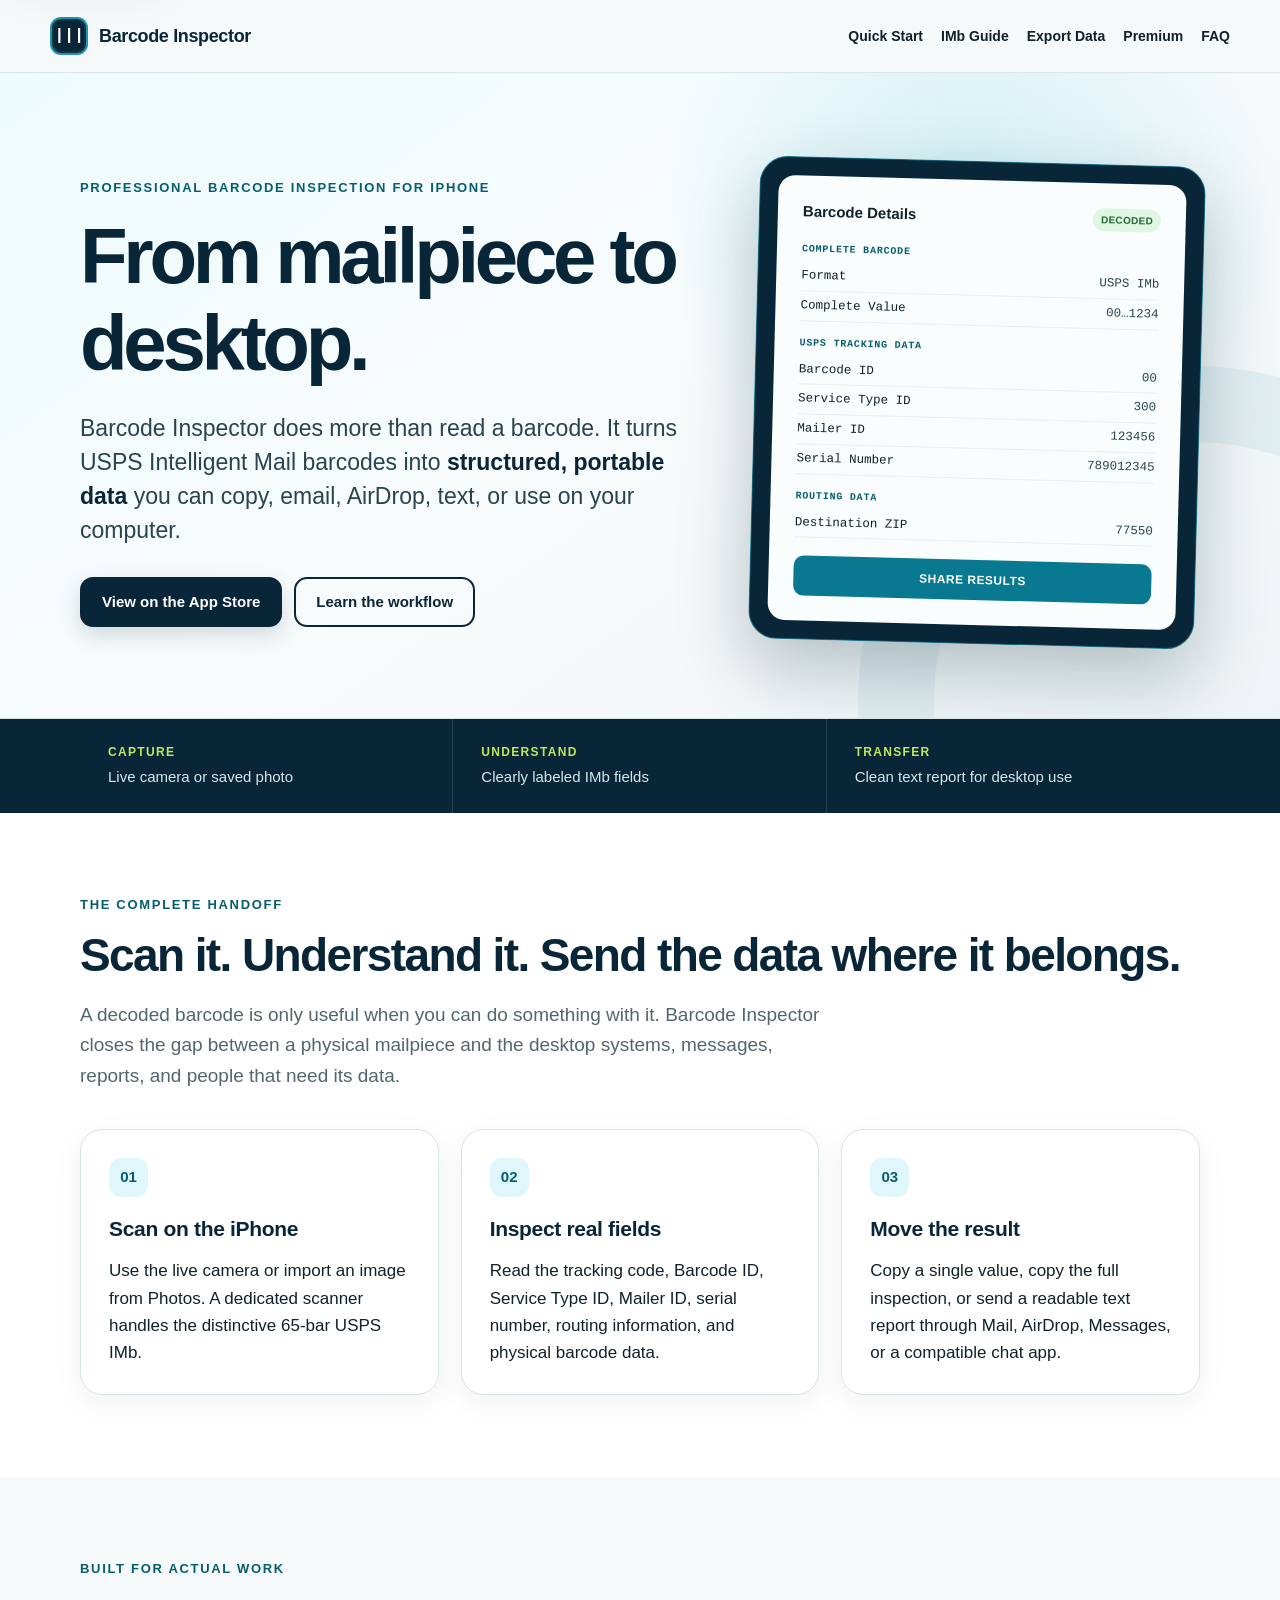
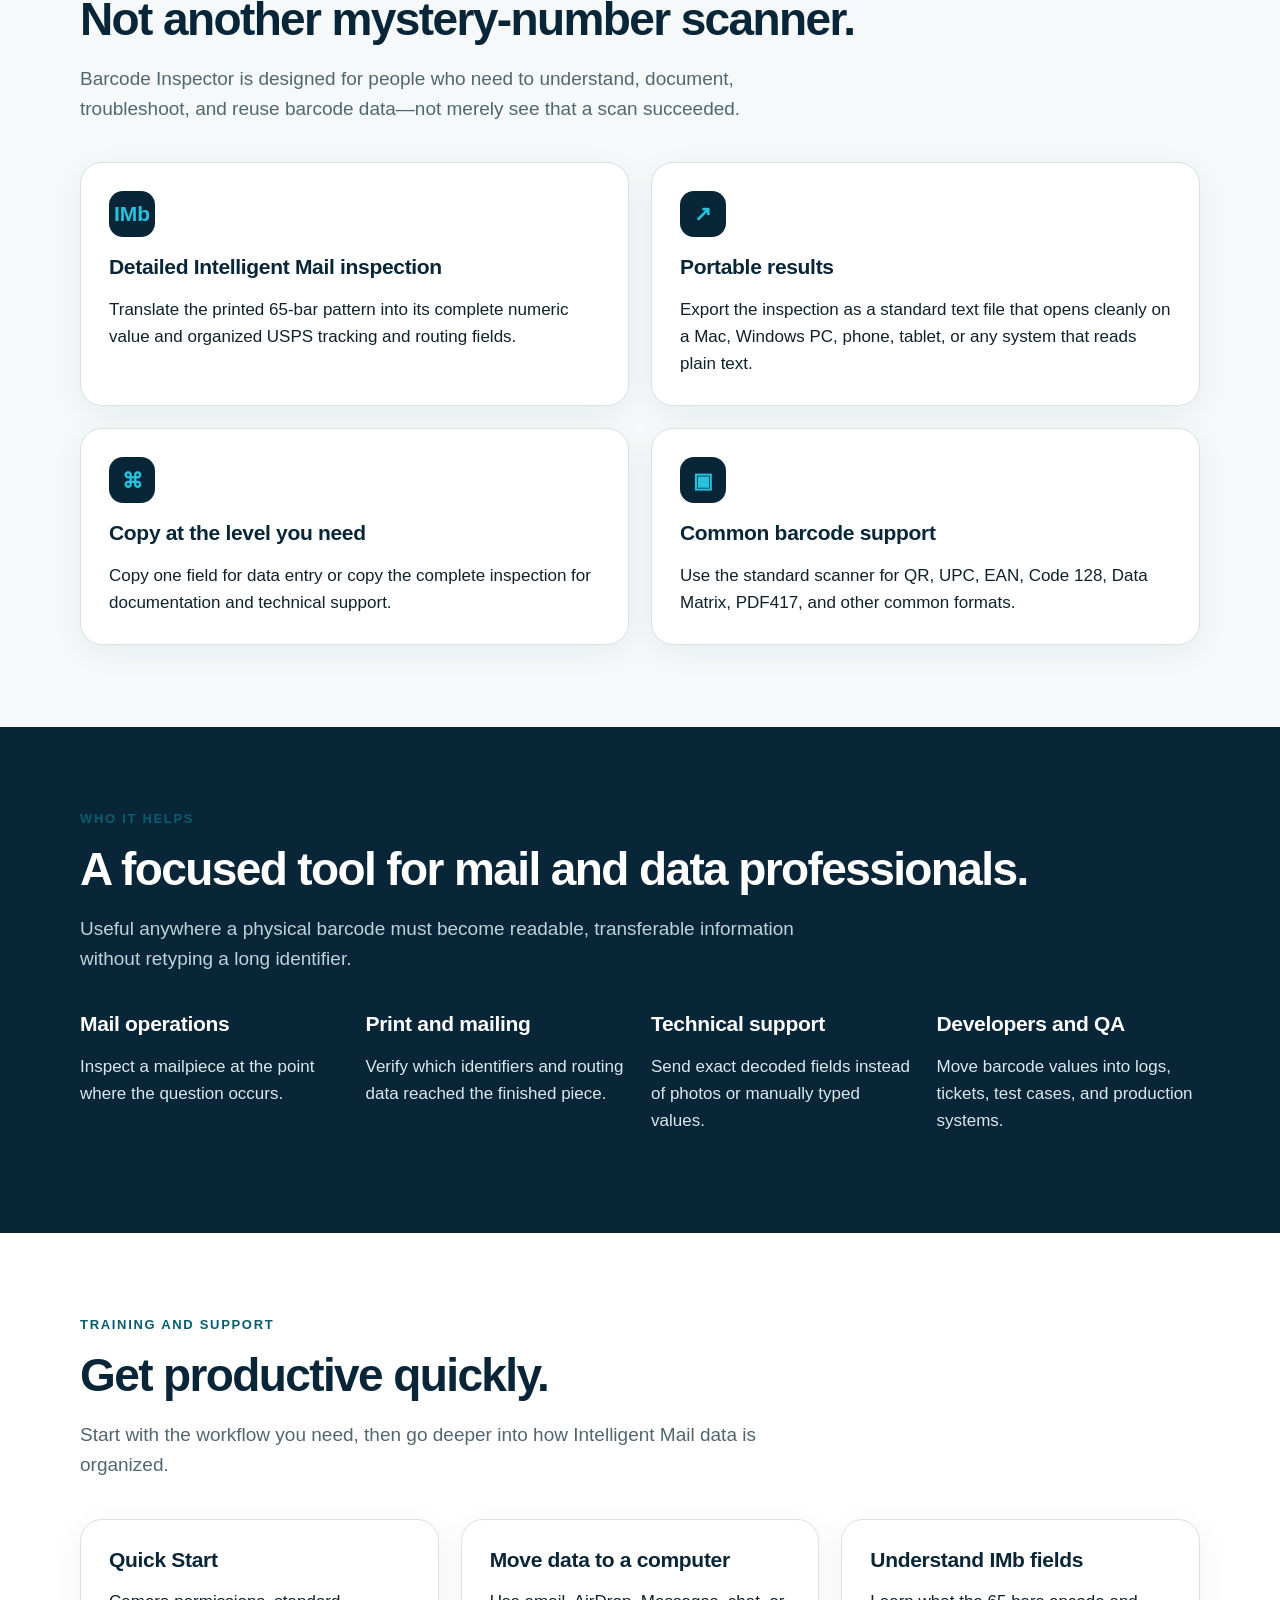
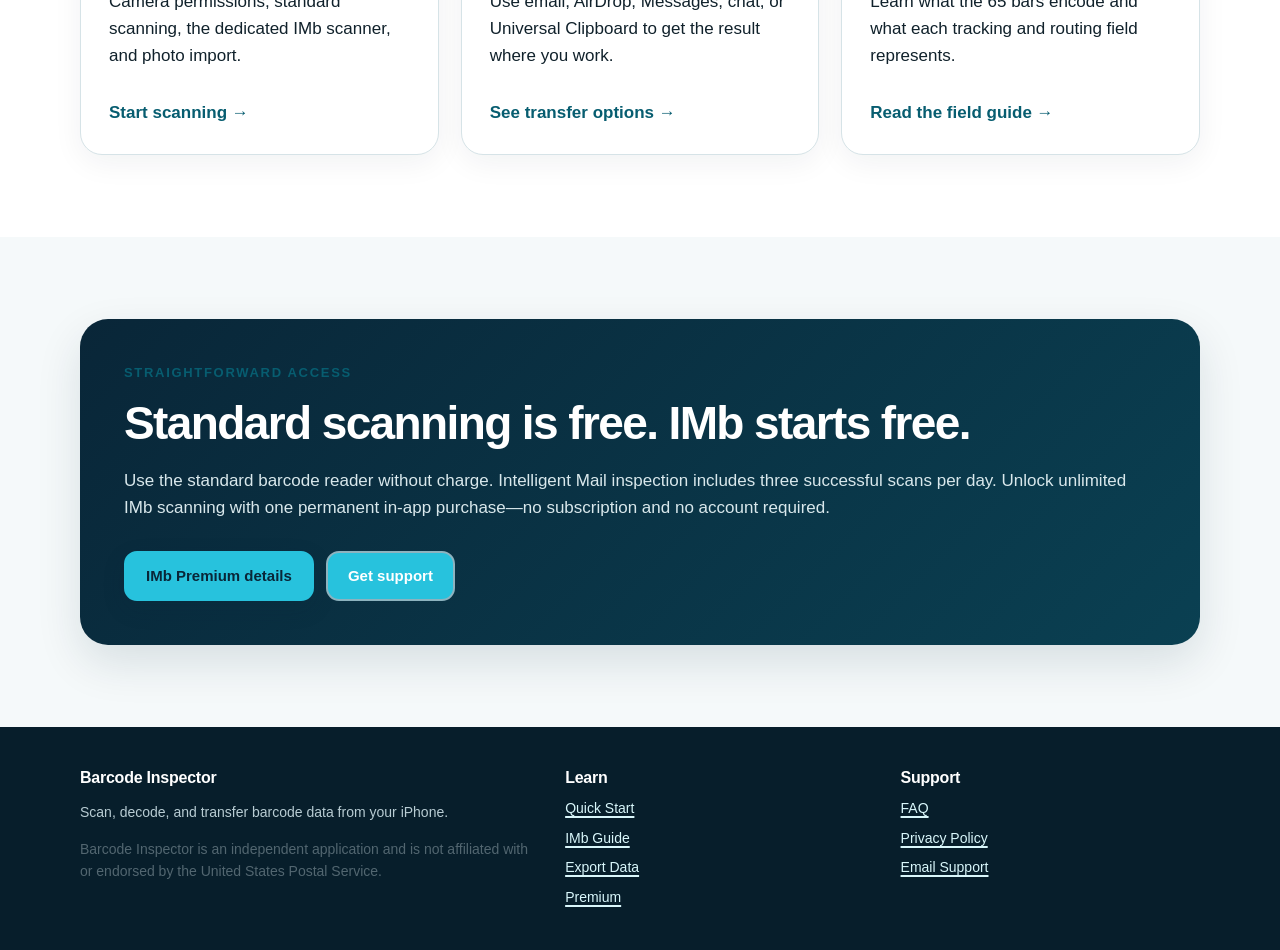
<file: index.html>
<!doctype html>
<html lang="en">
<head>
  <meta charset="utf-8">
  <meta name="viewport" content="width=device-width, initial-scale=1">
  <meta name="description" content="Barcode Inspector turns USPS Intelligent Mail barcodes into structured, portable data you can copy, email, AirDrop, text, or use on your computer.">
  <meta name="theme-color" content="#092638">
  <meta property="og:title" content="Barcode Inspector — From mailpiece to desktop">
  <meta property="og:description" content="Scan, decode, and transfer USPS Intelligent Mail barcode data from your iPhone to the computer where you need it.">
  <meta property="og:type" content="website">
  <meta property="og:url" content="https://coopgalaxy.github.io/barcode-inspector-support/">
  <title>Barcode Inspector — Scan, Decode, Transfer</title>
  <link rel="stylesheet" href="styles.css">
</head>
<body>
  <a class="skip-link" href="#main">Skip to content</a>

  <header class="site-header">
    <nav class="nav-wrap" aria-label="Primary navigation">
      <a class="brand" href="index.html" aria-current="page">
        <span class="brand-mark" aria-hidden="true">|||</span>
        <span>Barcode Inspector</span>
      </a>
      <div class="nav-links">
        <a href="quick-start.html">Quick Start</a>
        <a href="imb-guide.html">IMb Guide</a>
        <a href="sharing.html">Export Data</a>
        <a href="premium.html">Premium</a>
        <a href="faq.html">FAQ</a>
      </div>
    </nav>
  </header>

  <main id="main">
    <section class="hero">
      <div class="container hero-grid">
        <div>
          <p class="eyebrow">Professional barcode inspection for iPhone</p>
          <h1>From mailpiece to desktop.</h1>
          <p class="hero-copy">
            Barcode Inspector does more than read a barcode. It turns USPS
            Intelligent Mail barcodes into <strong>structured, portable data</strong>
            you can copy, email, AirDrop, text, or use on your computer.
          </p>
          <div class="button-row">
            <a class="button" href="https://apps.apple.com/app/id6816393556">View on the App Store</a>
            <a class="button secondary" href="quick-start.html">Learn the workflow</a>
          </div>
        </div>

        <div class="report-card" aria-label="Example Barcode Inspector result">
          <div class="report-screen">
            <div class="report-top">
              <strong>Barcode Details</strong>
              <span class="status-pill">DECODED</span>
            </div>
            <div class="report-label">COMPLETE BARCODE</div>
            <div class="report-line"><span>Format</span><span>USPS IMb</span></div>
            <div class="report-line"><span>Complete Value</span><span>00…1234</span></div>
            <div class="report-label">USPS TRACKING DATA</div>
            <div class="report-line"><span>Barcode ID</span><span>00</span></div>
            <div class="report-line"><span>Service Type ID</span><span>300</span></div>
            <div class="report-line"><span>Mailer ID</span><span>123456</span></div>
            <div class="report-line"><span>Serial Number</span><span>789012345</span></div>
            <div class="report-label">ROUTING DATA</div>
            <div class="report-line"><span>Destination ZIP</span><span>77550</span></div>
            <div class="share-chip">SHARE RESULTS</div>
          </div>
        </div>
      </div>
    </section>

    <section class="trust-strip" aria-label="Product highlights">
      <div class="container trust-grid">
        <div class="trust-item">
          <strong>Capture</strong>
          <span>Live camera or saved photo</span>
        </div>
        <div class="trust-item">
          <strong>Understand</strong>
          <span>Clearly labeled IMb fields</span>
        </div>
        <div class="trust-item">
          <strong>Transfer</strong>
          <span>Clean text report for desktop use</span>
        </div>
      </div>
    </section>

    <section class="section white">
      <div class="container">
        <p class="eyebrow">The complete handoff</p>
        <h2>Scan it. Understand it. Send the data where it belongs.</h2>
        <p class="section-intro">
          A decoded barcode is only useful when you can do something with it.
          Barcode Inspector closes the gap between a physical mailpiece and the
          desktop systems, messages, reports, and people that need its data.
        </p>

        <div class="grid-3">
          <article class="card">
            <div class="card-number">01</div>
            <h3>Scan on the iPhone</h3>
            <p>Use the live camera or import an image from Photos. A dedicated scanner handles the distinctive 65-bar USPS IMb.</p>
          </article>
          <article class="card">
            <div class="card-number">02</div>
            <h3>Inspect real fields</h3>
            <p>Read the tracking code, Barcode ID, Service Type ID, Mailer ID, serial number, routing information, and physical barcode data.</p>
          </article>
          <article class="card">
            <div class="card-number">03</div>
            <h3>Move the result</h3>
            <p>Copy a single value, copy the full inspection, or send a readable text report through Mail, AirDrop, Messages, or a compatible chat app.</p>
          </article>
        </div>
      </div>
    </section>

    <section class="section">
      <div class="container">
        <p class="eyebrow">Built for actual work</p>
        <h2>Not another mystery-number scanner.</h2>
        <p class="section-intro">
          Barcode Inspector is designed for people who need to understand,
          document, troubleshoot, and reuse barcode data—not merely see that a
          scan succeeded.
        </p>

        <div class="grid-2">
          <article class="card">
            <div class="feature-icon" aria-hidden="true">IMb</div>
            <h3>Detailed Intelligent Mail inspection</h3>
            <p>Translate the printed 65-bar pattern into its complete numeric value and organized USPS tracking and routing fields.</p>
          </article>
          <article class="card">
            <div class="feature-icon" aria-hidden="true">↗</div>
            <h3>Portable results</h3>
            <p>Export the inspection as a standard text file that opens cleanly on a Mac, Windows PC, phone, tablet, or any system that reads plain text.</p>
          </article>
          <article class="card">
            <div class="feature-icon" aria-hidden="true">⌘</div>
            <h3>Copy at the level you need</h3>
            <p>Copy one field for data entry or copy the complete inspection for documentation and technical support.</p>
          </article>
          <article class="card">
            <div class="feature-icon" aria-hidden="true">▣</div>
            <h3>Common barcode support</h3>
            <p>Use the standard scanner for QR, UPC, EAN, Code 128, Data Matrix, PDF417, and other common formats.</p>
          </article>
        </div>
      </div>
    </section>

    <section class="section navy">
      <div class="container">
        <p class="eyebrow">Who it helps</p>
        <h2>A focused tool for mail and data professionals.</h2>
        <p class="section-intro">
          Useful anywhere a physical barcode must become readable, transferable
          information without retyping a long identifier.
        </p>
        <div class="grid-4">
          <article>
            <h3>Mail operations</h3>
            <p>Inspect a mailpiece at the point where the question occurs.</p>
          </article>
          <article>
            <h3>Print and mailing</h3>
            <p>Verify which identifiers and routing data reached the finished piece.</p>
          </article>
          <article>
            <h3>Technical support</h3>
            <p>Send exact decoded fields instead of photos or manually typed values.</p>
          </article>
          <article>
            <h3>Developers and QA</h3>
            <p>Move barcode values into logs, tickets, test cases, and production systems.</p>
          </article>
        </div>
      </div>
    </section>

    <section class="section white">
      <div class="container">
        <p class="eyebrow">Training and support</p>
        <h2>Get productive quickly.</h2>
        <p class="section-intro">Start with the workflow you need, then go deeper into how Intelligent Mail data is organized.</p>

        <div class="grid-3">
          <a class="card link-card" href="quick-start.html">
            <h3>Quick Start</h3>
            <p>Camera permissions, standard scanning, the dedicated IMb scanner, and photo import.</p>
            <span class="arrow">Start scanning →</span>
          </a>
          <a class="card link-card" href="sharing.html">
            <h3>Move data to a computer</h3>
            <p>Use email, AirDrop, Messages, chat, or Universal Clipboard to get the result where you work.</p>
            <span class="arrow">See transfer options →</span>
          </a>
          <a class="card link-card" href="imb-guide.html">
            <h3>Understand IMb fields</h3>
            <p>Learn what the 65 bars encode and what each tracking and routing field represents.</p>
            <span class="arrow">Read the field guide →</span>
          </a>
        </div>
      </div>
    </section>

    <section class="section">
      <div class="container">
        <div class="cta-panel">
          <p class="eyebrow">Straightforward access</p>
          <h2>Standard scanning is free. IMb starts free.</h2>
          <p>
            Use the standard barcode reader without charge. Intelligent Mail
            inspection includes three successful scans per day. Unlock unlimited
            IMb scanning with one permanent in-app purchase—no subscription and
            no account required.
          </p>
          <div class="button-row">
            <a class="button" href="premium.html">IMb Premium details</a>
            <a class="button secondary" href="faq.html" style="color: white; border-color: #8db3bf;">Get support</a>
          </div>
        </div>
      </div>
    </section>
  </main>

  <footer class="site-footer">
    <div class="container footer-grid">
      <div>
        <h3>Barcode Inspector</h3>
        <p>Scan, decode, and transfer barcode data from your iPhone.</p>
        <p class="small-print">Barcode Inspector is an independent application and is not affiliated with or endorsed by the United States Postal Service.</p>
      </div>
      <div>
        <h3>Learn</h3>
        <div class="footer-links">
          <a href="quick-start.html">Quick Start</a>
          <a href="imb-guide.html">IMb Guide</a>
          <a href="sharing.html">Export Data</a>
          <a href="premium.html">Premium</a>
        </div>
      </div>
      <div>
        <h3>Support</h3>
        <div class="footer-links">
          <a href="faq.html">FAQ</a>
          <a href="privacy.html">Privacy Policy</a>
          <a href="mailto:barcodeinspector@gmail.com">Email Support</a>
        </div>
      </div>
    </div>
  </footer>
</body>
</html>
</file>
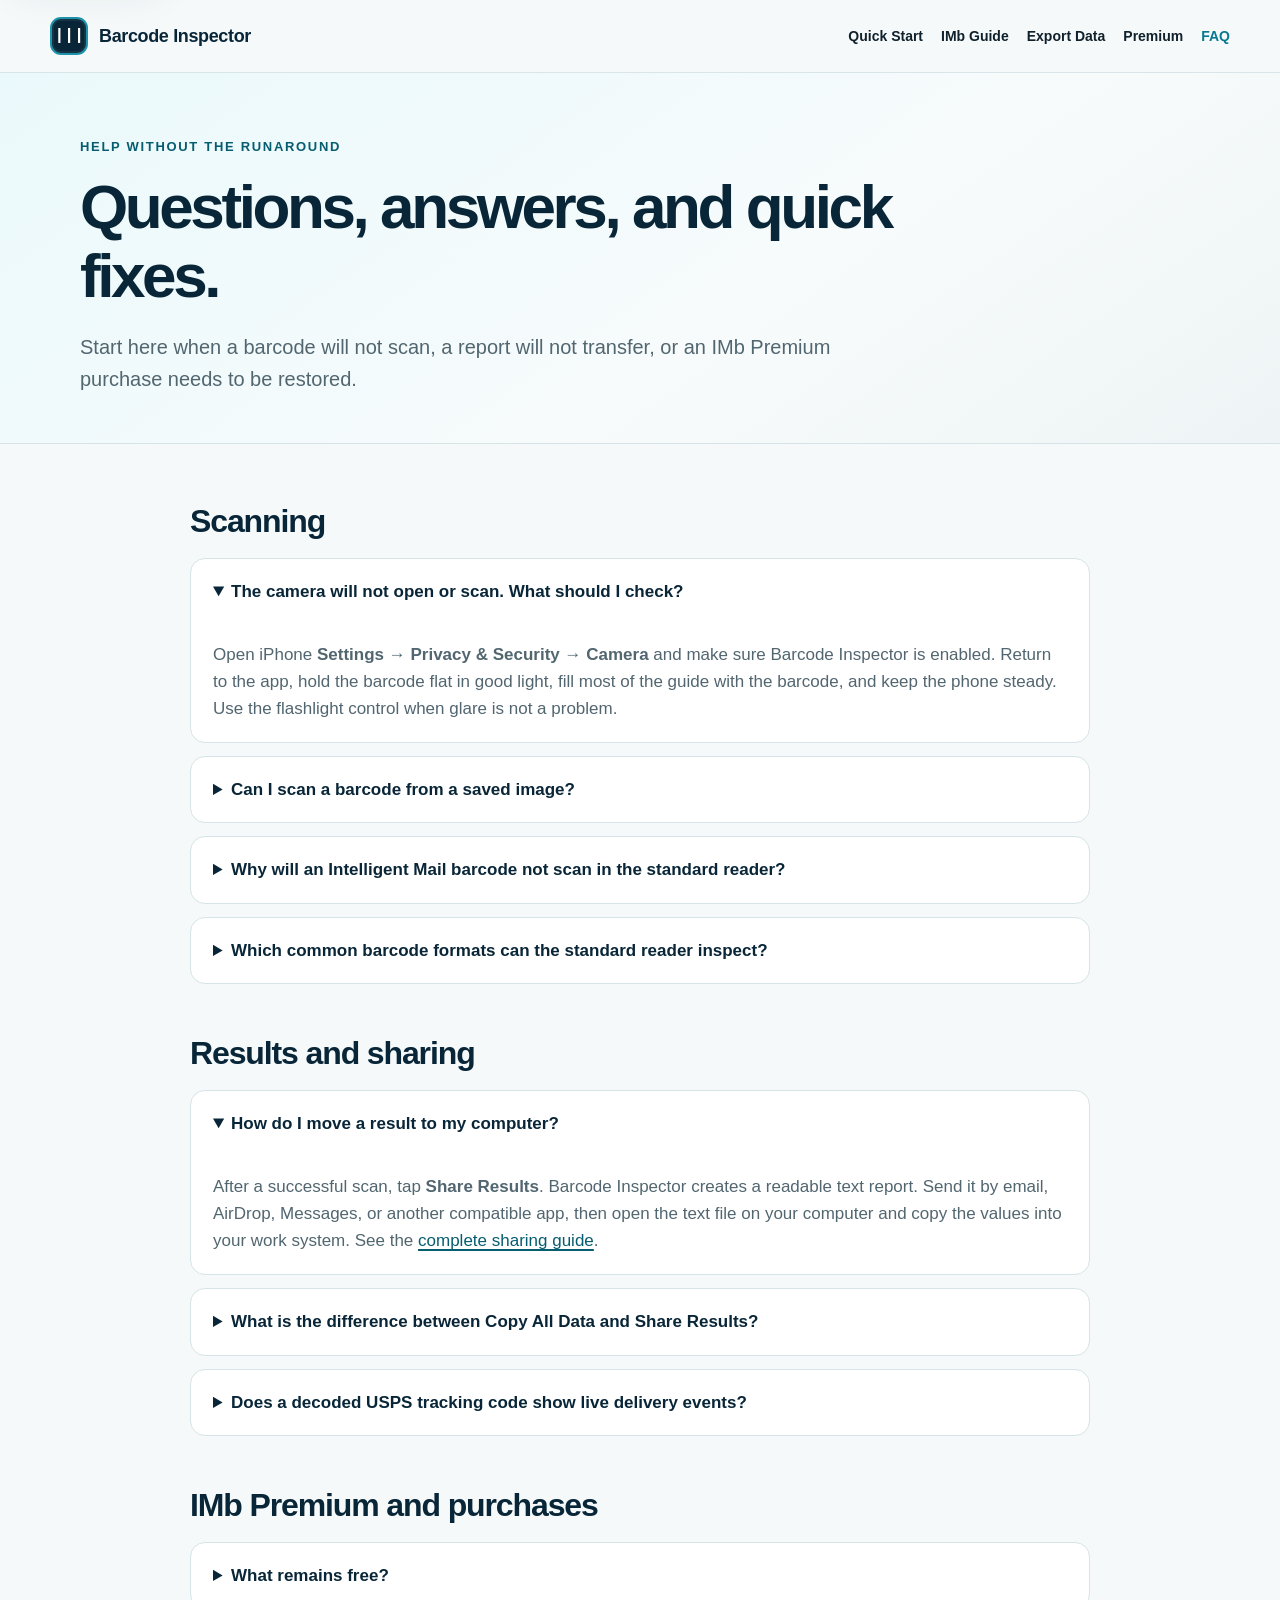
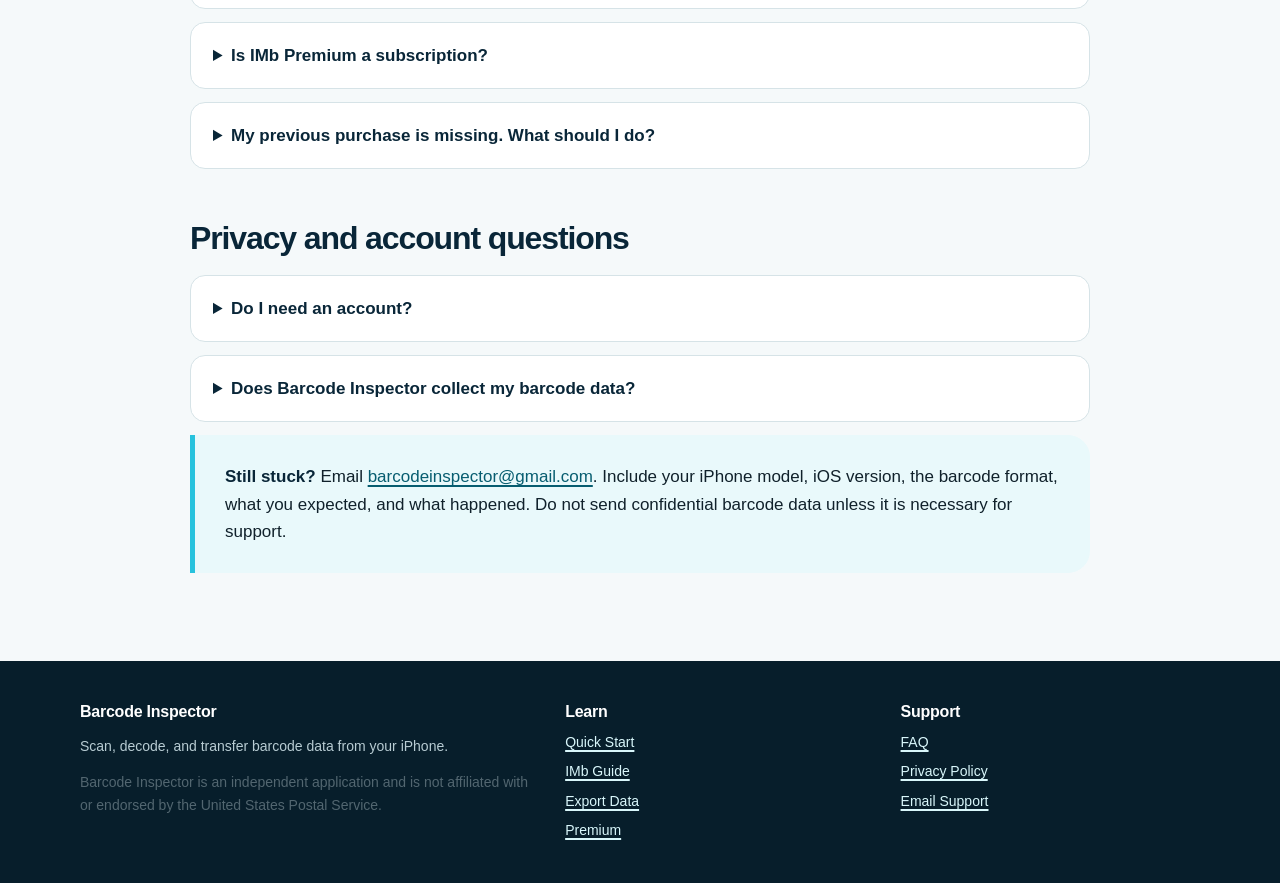
<file: faq.html>
<!doctype html>
<html lang="en">
<head>
  <meta charset="utf-8">
  <meta name="viewport" content="width=device-width, initial-scale=1">
  <meta name="description" content="Answers and troubleshooting for Barcode Inspector, including barcode scanning, USPS Intelligent Mail decoding, sharing results, and IMb Premium.">
  <meta name="theme-color" content="#092638">
  <title>Barcode Inspector FAQ and Support</title>
  <link rel="stylesheet" href="styles.css">
</head>
<body>
  <a class="skip-link" href="#main">Skip to content</a>
  <header class="site-header">
    <nav class="nav-wrap" aria-label="Primary navigation">
      <a class="brand" href="index.html"><span class="brand-mark" aria-hidden="true">|||</span><span>Barcode Inspector</span></a>
      <div class="nav-links">
        <a href="quick-start.html">Quick Start</a>
        <a href="imb-guide.html">IMb Guide</a>
        <a href="sharing.html">Export Data</a>
        <a href="premium.html">Premium</a>
        <a href="faq.html" aria-current="page">FAQ</a>
      </div>
    </nav>
  </header>

  <main id="main">
    <section class="page-hero">
      <div class="container">
        <p class="eyebrow">Help without the runaround</p>
        <h1>Questions, answers, and quick fixes.</h1>
        <p>Start here when a barcode will not scan, a report will not transfer, or an IMb Premium purchase needs to be restored.</p>
      </div>
    </section>

    <div class="content">
      <h2>Scanning</h2>
      <div class="faq-list">
        <details open>
          <summary>The camera will not open or scan. What should I check?</summary>
          <div><p>Open iPhone <strong>Settings → Privacy &amp; Security → Camera</strong> and make sure Barcode Inspector is enabled. Return to the app, hold the barcode flat in good light, fill most of the guide with the barcode, and keep the phone steady. Use the flashlight control when glare is not a problem.</p></div>
        </details>
        <details>
          <summary>Can I scan a barcode from a saved image?</summary>
          <div><p>Yes. Open the app menu, choose <strong>Scan from Photos</strong>, and select an image containing the barcode. Crop tightly before importing when the barcode occupies only a small part of the image.</p></div>
        </details>
        <details>
          <summary>Why will an Intelligent Mail barcode not scan in the standard reader?</summary>
          <div><p>Use the dedicated <strong>Intelligent Mail scanner</strong> from the app menu. It is designed for the long 65-bar USPS format. Keep the entire barcode visible, level, sharp, and evenly lit.</p></div>
        </details>
        <details>
          <summary>Which common barcode formats can the standard reader inspect?</summary>
          <div><p>Barcode Inspector supports common retail and general-purpose formats recognized by its scanner, including QR, UPC, EAN, Code 39, Code 93, Code 128, ITF, Codabar, Data Matrix, Aztec, and PDF417. Actual recognition depends on image quality and device support.</p></div>
        </details>
      </div>

      <h2>Results and sharing</h2>
      <div class="faq-list">
        <details open>
          <summary>How do I move a result to my computer?</summary>
          <div><p>After a successful scan, tap <strong>Share Results</strong>. Barcode Inspector creates a readable text report. Send it by email, AirDrop, Messages, or another compatible app, then open the text file on your computer and copy the values into your work system. See the <a href="sharing.html">complete sharing guide</a>.</p></div>
        </details>
        <details>
          <summary>What is the difference between Copy All Data and Share Results?</summary>
          <div><p><strong>Copy All Data</strong> places the report on the iPhone clipboard. <strong>Share Results</strong> creates a plain-text file for email, AirDrop, Messages, chat, or other destinations in the iOS share sheet.</p></div>
        </details>
        <details>
          <summary>Does a decoded USPS tracking code show live delivery events?</summary>
          <div><p>No. Barcode Inspector decodes the data printed in an Intelligent Mail barcode. It does not retrieve USPS delivery scans, mailpiece events, or live tracking history.</p></div>
        </details>
      </div>

      <h2>IMb Premium and purchases</h2>
      <div class="faq-list">
        <details>
          <summary>What remains free?</summary>
          <div><p>The standard barcode reader remains free. Intelligent Mail inspection includes three successful IMb scans per day.</p></div>
        </details>
        <details>
          <summary>Is IMb Premium a subscription?</summary>
          <div><p>No. IMb Premium is a one-time, permanent unlock for unlimited Intelligent Mail scanning.</p></div>
        </details>
        <details>
          <summary>My previous purchase is missing. What should I do?</summary>
          <div><p>Open <strong>IMb Premium</strong> in the app and tap <strong>Restore Purchases</strong>. Make sure the iPhone is signed into the Apple Account used for the original purchase. Apple manages payment and purchase restoration.</p></div>
        </details>
      </div>

      <h2>Privacy and account questions</h2>
      <div class="faq-list">
        <details>
          <summary>Do I need an account?</summary>
          <div><p>No. Barcode Inspector does not require account registration or login.</p></div>
        </details>
        <details>
          <summary>Does Barcode Inspector collect my barcode data?</summary>
          <div><p>No. Barcode processing is performed on your device. The app does not collect, store, sell, or transmit your barcode results to the developer. When you choose to share a report, the destination you select handles that data under its own terms. Read the <a href="privacy.html">Privacy Policy</a>.</p></div>
        </details>
      </div>

      <div class="callout">
        <strong>Still stuck?</strong> Email <a href="mailto:barcodeinspector@gmail.com">barcodeinspector@gmail.com</a>. Include your iPhone model, iOS version, the barcode format, what you expected, and what happened. Do not send confidential barcode data unless it is necessary for support.
      </div>
    </div>
  </main>

  <footer class="site-footer">
    <div class="container footer-grid">
      <div><h3>Barcode Inspector</h3><p>Scan, decode, and transfer barcode data from your iPhone.</p><p class="small-print">Barcode Inspector is an independent application and is not affiliated with or endorsed by the United States Postal Service.</p></div>
      <div><h3>Learn</h3><div class="footer-links"><a href="quick-start.html">Quick Start</a><a href="imb-guide.html">IMb Guide</a><a href="sharing.html">Export Data</a><a href="premium.html">Premium</a></div></div>
      <div><h3>Support</h3><div class="footer-links"><a href="faq.html">FAQ</a><a href="privacy.html">Privacy Policy</a><a href="mailto:barcodeinspector@gmail.com">Email Support</a></div></div>
    </div>
  </footer>
</body>
</html>
</file>
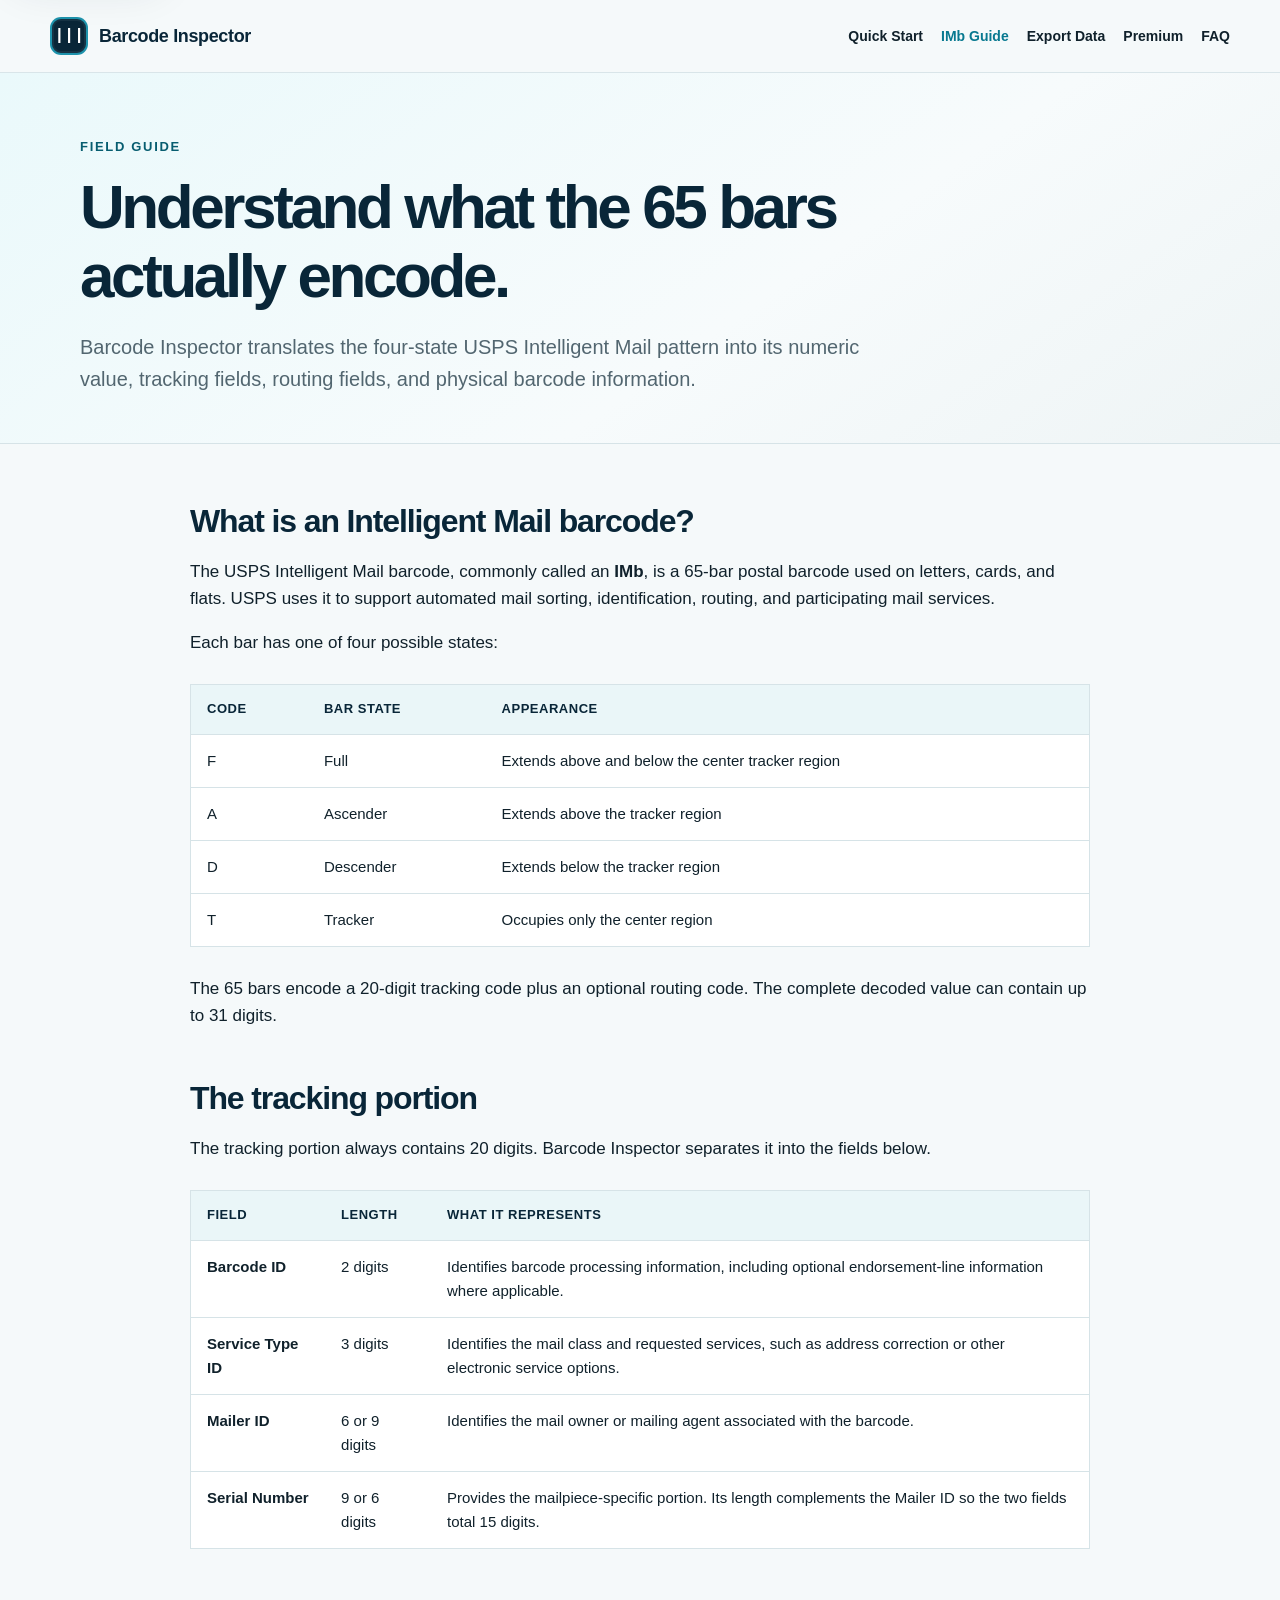
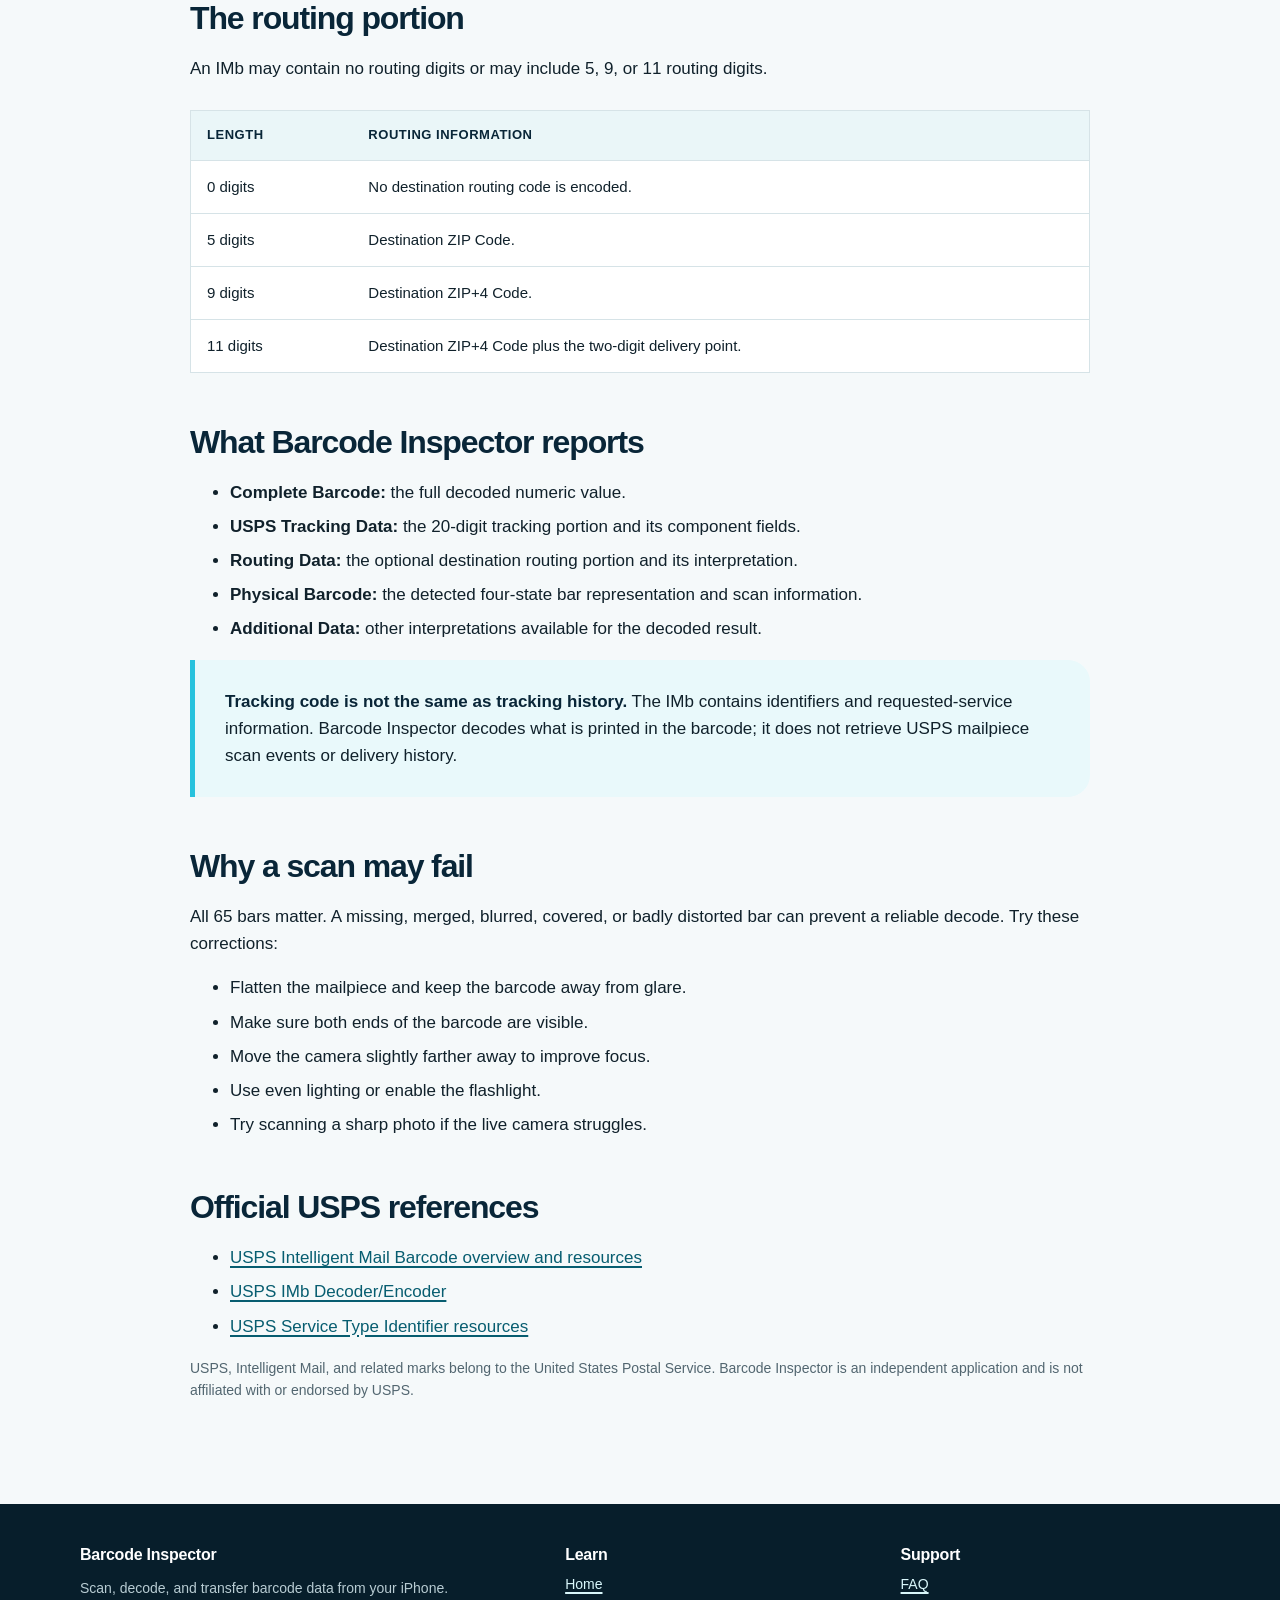
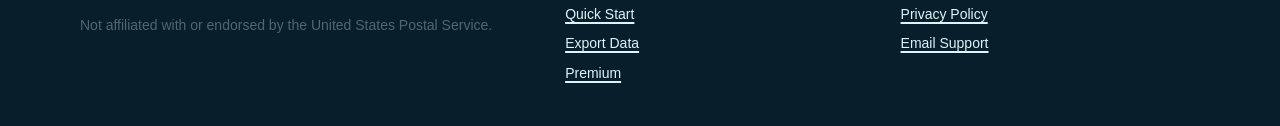
<file: imb-guide.html>
<!doctype html>
<html lang="en">
<head>
  <meta charset="utf-8">
  <meta name="viewport" content="width=device-width, initial-scale=1">
  <meta name="description" content="A practical guide to the USPS Intelligent Mail barcode fields displayed by Barcode Inspector.">
  <meta name="theme-color" content="#092638">
  <title>USPS Intelligent Mail Barcode Guide — Barcode Inspector</title>
  <link rel="stylesheet" href="styles.css">
</head>
<body>
  <a class="skip-link" href="#main">Skip to content</a>
  <header class="site-header">
    <nav class="nav-wrap" aria-label="Primary navigation">
      <a class="brand" href="index.html"><span class="brand-mark" aria-hidden="true">|||</span><span>Barcode Inspector</span></a>
      <div class="nav-links">
        <a href="quick-start.html">Quick Start</a>
        <a href="imb-guide.html" aria-current="page">IMb Guide</a>
        <a href="sharing.html">Export Data</a>
        <a href="premium.html">Premium</a>
        <a href="faq.html">FAQ</a>
      </div>
    </nav>
  </header>

  <main id="main">
    <section class="page-hero">
      <div class="container">
        <p class="eyebrow">Field guide</p>
        <h1>Understand what the 65 bars actually encode.</h1>
        <p>Barcode Inspector translates the four-state USPS Intelligent Mail pattern into its numeric value, tracking fields, routing fields, and physical barcode information.</p>
      </div>
    </section>

    <div class="content">
      <h2>What is an Intelligent Mail barcode?</h2>
      <p>The USPS Intelligent Mail barcode, commonly called an <strong>IMb</strong>, is a 65-bar postal barcode used on letters, cards, and flats. USPS uses it to support automated mail sorting, identification, routing, and participating mail services.</p>
      <p>Each bar has one of four possible states:</p>
      <table class="data-table">
        <thead><tr><th>Code</th><th>Bar state</th><th>Appearance</th></tr></thead>
        <tbody>
          <tr><td>F</td><td>Full</td><td>Extends above and below the center tracker region</td></tr>
          <tr><td>A</td><td>Ascender</td><td>Extends above the tracker region</td></tr>
          <tr><td>D</td><td>Descender</td><td>Extends below the tracker region</td></tr>
          <tr><td>T</td><td>Tracker</td><td>Occupies only the center region</td></tr>
        </tbody>
      </table>
      <p>The 65 bars encode a 20-digit tracking code plus an optional routing code. The complete decoded value can contain up to 31 digits.</p>

      <h2>The tracking portion</h2>
      <p>The tracking portion always contains 20 digits. Barcode Inspector separates it into the fields below.</p>
      <table class="data-table">
        <thead><tr><th>Field</th><th>Length</th><th>What it represents</th></tr></thead>
        <tbody>
          <tr><td><strong>Barcode ID</strong></td><td>2 digits</td><td>Identifies barcode processing information, including optional endorsement-line information where applicable.</td></tr>
          <tr><td><strong>Service Type ID</strong></td><td>3 digits</td><td>Identifies the mail class and requested services, such as address correction or other electronic service options.</td></tr>
          <tr><td><strong>Mailer ID</strong></td><td>6 or 9 digits</td><td>Identifies the mail owner or mailing agent associated with the barcode.</td></tr>
          <tr><td><strong>Serial Number</strong></td><td>9 or 6 digits</td><td>Provides the mailpiece-specific portion. Its length complements the Mailer ID so the two fields total 15 digits.</td></tr>
        </tbody>
      </table>

      <h2>The routing portion</h2>
      <p>An IMb may contain no routing digits or may include 5, 9, or 11 routing digits.</p>
      <table class="data-table">
        <thead><tr><th>Length</th><th>Routing information</th></tr></thead>
        <tbody>
          <tr><td>0 digits</td><td>No destination routing code is encoded.</td></tr>
          <tr><td>5 digits</td><td>Destination ZIP Code.</td></tr>
          <tr><td>9 digits</td><td>Destination ZIP+4 Code.</td></tr>
          <tr><td>11 digits</td><td>Destination ZIP+4 Code plus the two-digit delivery point.</td></tr>
        </tbody>
      </table>

      <h2>What Barcode Inspector reports</h2>
      <ul>
        <li><strong>Complete Barcode:</strong> the full decoded numeric value.</li>
        <li><strong>USPS Tracking Data:</strong> the 20-digit tracking portion and its component fields.</li>
        <li><strong>Routing Data:</strong> the optional destination routing portion and its interpretation.</li>
        <li><strong>Physical Barcode:</strong> the detected four-state bar representation and scan information.</li>
        <li><strong>Additional Data:</strong> other interpretations available for the decoded result.</li>
      </ul>

      <div class="callout">
        <strong>Tracking code is not the same as tracking history.</strong> The IMb contains identifiers and requested-service information. Barcode Inspector decodes what is printed in the barcode; it does not retrieve USPS mailpiece scan events or delivery history.
      </div>

      <h2>Why a scan may fail</h2>
      <p>All 65 bars matter. A missing, merged, blurred, covered, or badly distorted bar can prevent a reliable decode. Try these corrections:</p>
      <ul>
        <li>Flatten the mailpiece and keep the barcode away from glare.</li>
        <li>Make sure both ends of the barcode are visible.</li>
        <li>Move the camera slightly farther away to improve focus.</li>
        <li>Use even lighting or enable the flashlight.</li>
        <li>Try scanning a sharp photo if the live camera struggles.</li>
      </ul>

      <h2>Official USPS references</h2>
      <ul>
        <li><a href="https://postalpro.usps.com/mailing/intelligent-mail-barcode/">USPS Intelligent Mail Barcode overview and resources</a></li>
        <li><a href="https://postalpro.usps.com/ppro-tools/encoder-decoder">USPS IMb Decoder/Encoder</a></li>
        <li><a href="https://postalpro.usps.com/mailing/service-type-identifiers">USPS Service Type Identifier resources</a></li>
      </ul>
      <p class="small-print">USPS, Intelligent Mail, and related marks belong to the United States Postal Service. Barcode Inspector is an independent application and is not affiliated with or endorsed by USPS.</p>
    </div>
  </main>

  <footer class="site-footer">
    <div class="container footer-grid">
      <div><h3>Barcode Inspector</h3><p>Scan, decode, and transfer barcode data from your iPhone.</p><p class="small-print">Not affiliated with or endorsed by the United States Postal Service.</p></div>
      <div><h3>Learn</h3><div class="footer-links"><a href="index.html">Home</a><a href="quick-start.html">Quick Start</a><a href="sharing.html">Export Data</a><a href="premium.html">Premium</a></div></div>
      <div><h3>Support</h3><div class="footer-links"><a href="faq.html">FAQ</a><a href="privacy.html">Privacy Policy</a><a href="mailto:barcodeinspector@gmail.com">Email Support</a></div></div>
    </div>
  </footer>
</body>
</html>
</file>
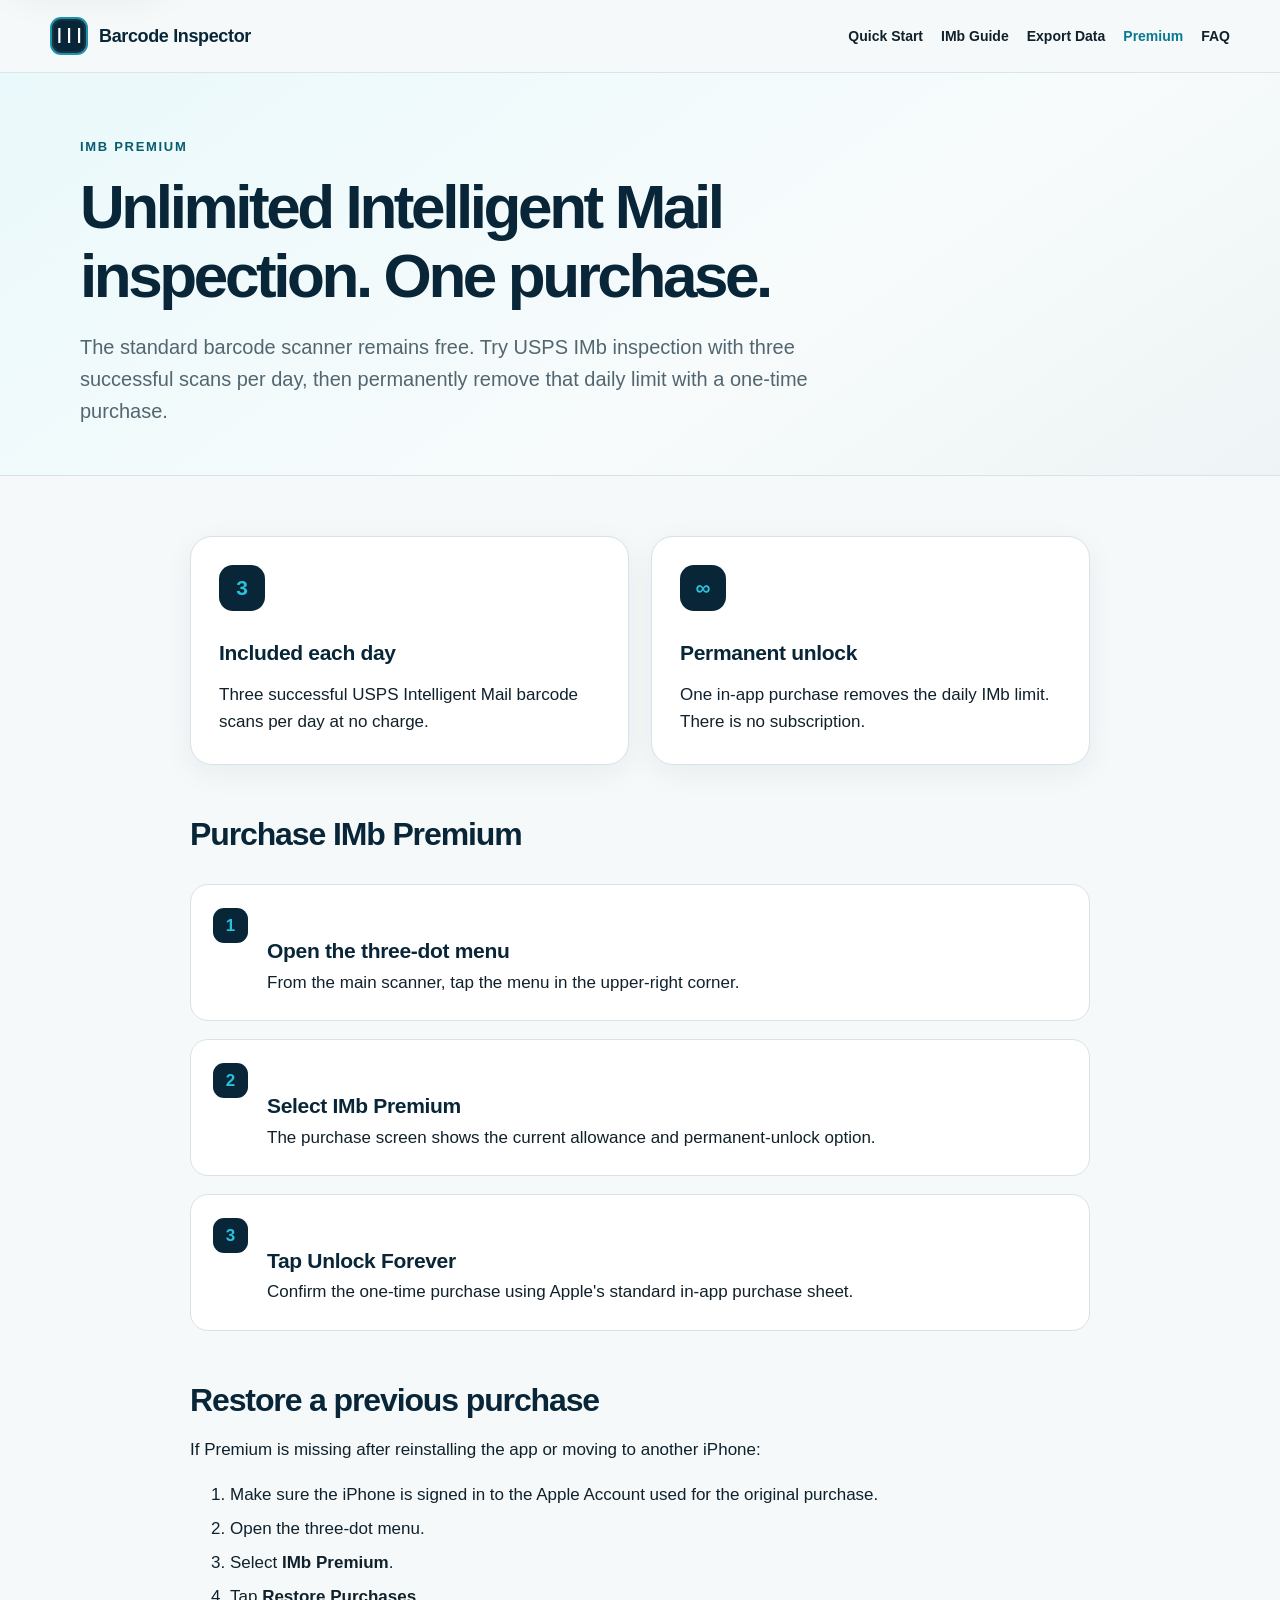
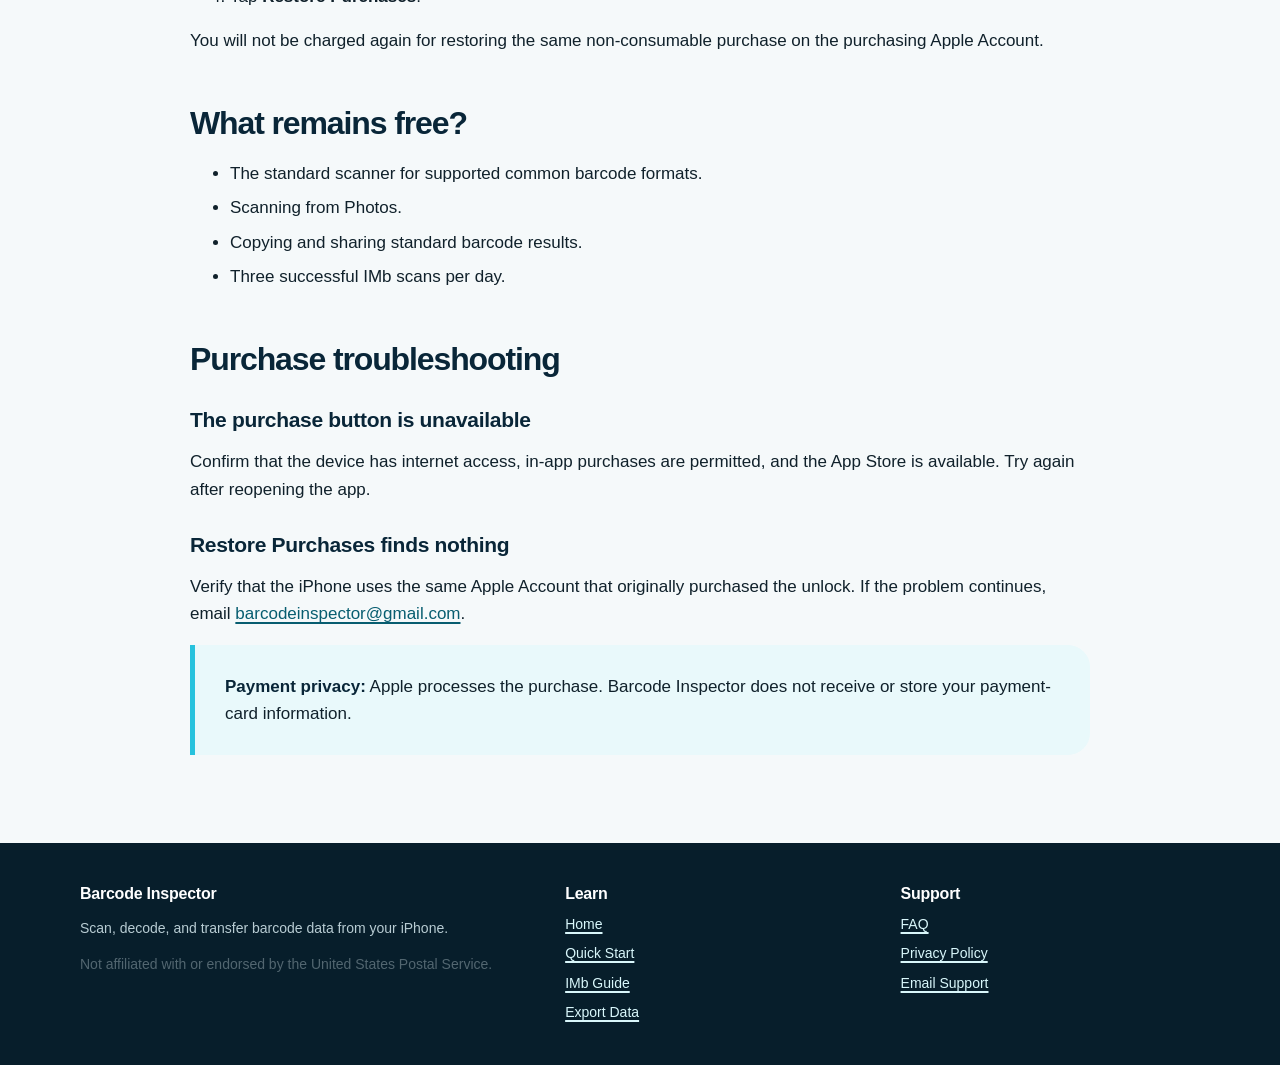
<file: premium.html>
<!doctype html>
<html lang="en">
<head>
  <meta charset="utf-8">
  <meta name="viewport" content="width=device-width, initial-scale=1">
  <meta name="description" content="Learn how the Barcode Inspector IMb Premium permanent unlock works and how to restore a purchase.">
  <meta name="theme-color" content="#092638">
  <title>IMb Premium — Barcode Inspector</title>
  <link rel="stylesheet" href="styles.css">
</head>
<body>
  <a class="skip-link" href="#main">Skip to content</a>
  <header class="site-header">
    <nav class="nav-wrap" aria-label="Primary navigation">
      <a class="brand" href="index.html"><span class="brand-mark" aria-hidden="true">|||</span><span>Barcode Inspector</span></a>
      <div class="nav-links">
        <a href="quick-start.html">Quick Start</a>
        <a href="imb-guide.html">IMb Guide</a>
        <a href="sharing.html">Export Data</a>
        <a href="premium.html" aria-current="page">Premium</a>
        <a href="faq.html">FAQ</a>
      </div>
    </nav>
  </header>

  <main id="main">
    <section class="page-hero">
      <div class="container">
        <p class="eyebrow">IMb Premium</p>
        <h1>Unlimited Intelligent Mail inspection. One purchase.</h1>
        <p>The standard barcode scanner remains free. Try USPS IMb inspection with three successful scans per day, then permanently remove that daily limit with a one-time purchase.</p>
      </div>
    </section>

    <div class="content">
      <div class="grid-2">
        <article class="card">
          <div class="feature-icon" aria-hidden="true">3</div>
          <h3>Included each day</h3>
          <p>Three successful USPS Intelligent Mail barcode scans per day at no charge.</p>
        </article>
        <article class="card">
          <div class="feature-icon" aria-hidden="true">∞</div>
          <h3>Permanent unlock</h3>
          <p>One in-app purchase removes the daily IMb limit. There is no subscription.</p>
        </article>
      </div>

      <h2>Purchase IMb Premium</h2>
      <div class="steps">
        <article class="step"><h3>Open the three-dot menu</h3><p>From the main scanner, tap the menu in the upper-right corner.</p></article>
        <article class="step"><h3>Select IMb Premium</h3><p>The purchase screen shows the current allowance and permanent-unlock option.</p></article>
        <article class="step"><h3>Tap Unlock Forever</h3><p>Confirm the one-time purchase using Apple's standard in-app purchase sheet.</p></article>
      </div>

      <h2>Restore a previous purchase</h2>
      <p>If Premium is missing after reinstalling the app or moving to another iPhone:</p>
      <ol>
        <li>Make sure the iPhone is signed in to the Apple Account used for the original purchase.</li>
        <li>Open the three-dot menu.</li>
        <li>Select <strong>IMb Premium</strong>.</li>
        <li>Tap <strong>Restore Purchases</strong>.</li>
      </ol>
      <p>You will not be charged again for restoring the same non-consumable purchase on the purchasing Apple Account.</p>

      <h2>What remains free?</h2>
      <ul>
        <li>The standard scanner for supported common barcode formats.</li>
        <li>Scanning from Photos.</li>
        <li>Copying and sharing standard barcode results.</li>
        <li>Three successful IMb scans per day.</li>
      </ul>

      <h2>Purchase troubleshooting</h2>
      <h3>The purchase button is unavailable</h3>
      <p>Confirm that the device has internet access, in-app purchases are permitted, and the App Store is available. Try again after reopening the app.</p>
      <h3>Restore Purchases finds nothing</h3>
      <p>Verify that the iPhone uses the same Apple Account that originally purchased the unlock. If the problem continues, email <a href="mailto:barcodeinspector@gmail.com">barcodeinspector@gmail.com</a>.</p>

      <div class="callout"><strong>Payment privacy:</strong> Apple processes the purchase. Barcode Inspector does not receive or store your payment-card information.</div>
    </div>
  </main>

  <footer class="site-footer">
    <div class="container footer-grid">
      <div><h3>Barcode Inspector</h3><p>Scan, decode, and transfer barcode data from your iPhone.</p><p class="small-print">Not affiliated with or endorsed by the United States Postal Service.</p></div>
      <div><h3>Learn</h3><div class="footer-links"><a href="index.html">Home</a><a href="quick-start.html">Quick Start</a><a href="imb-guide.html">IMb Guide</a><a href="sharing.html">Export Data</a></div></div>
      <div><h3>Support</h3><div class="footer-links"><a href="faq.html">FAQ</a><a href="privacy.html">Privacy Policy</a><a href="mailto:barcodeinspector@gmail.com">Email Support</a></div></div>
    </div>
  </footer>
</body>
</html>
</file>
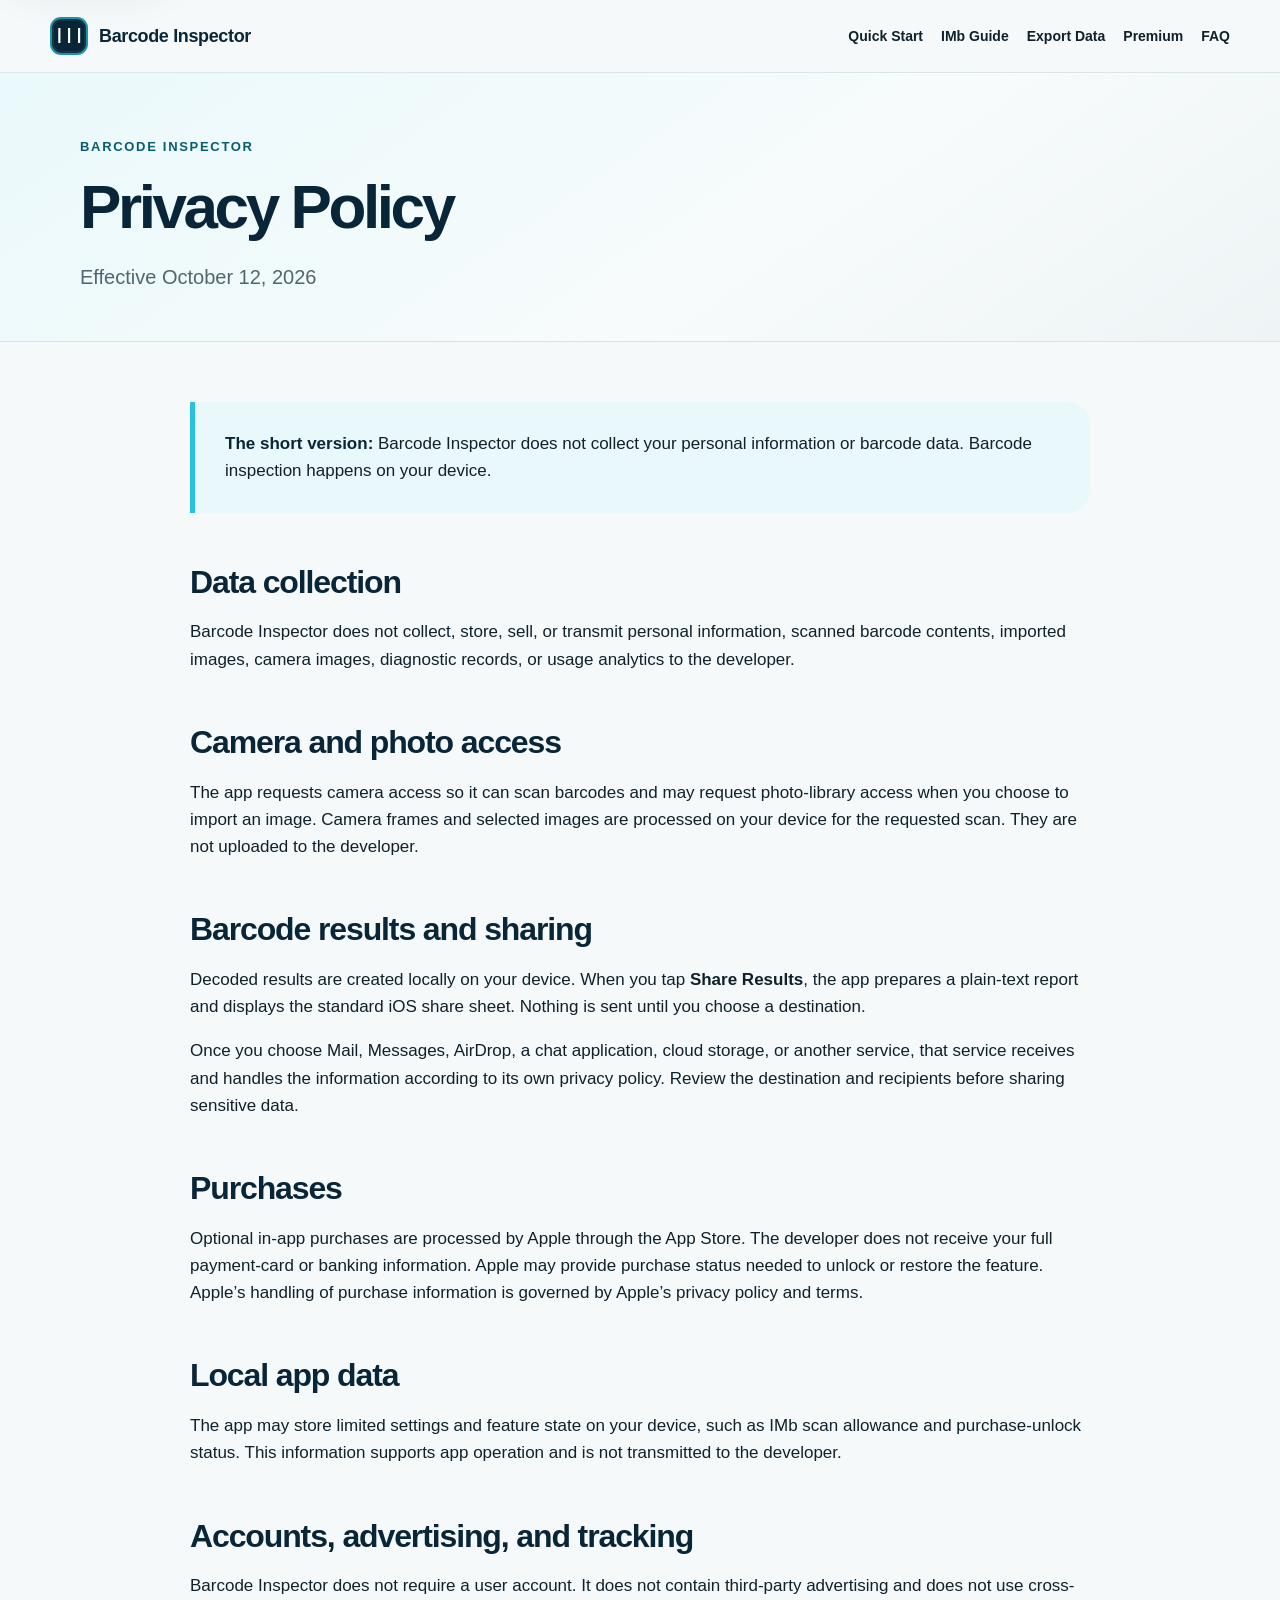
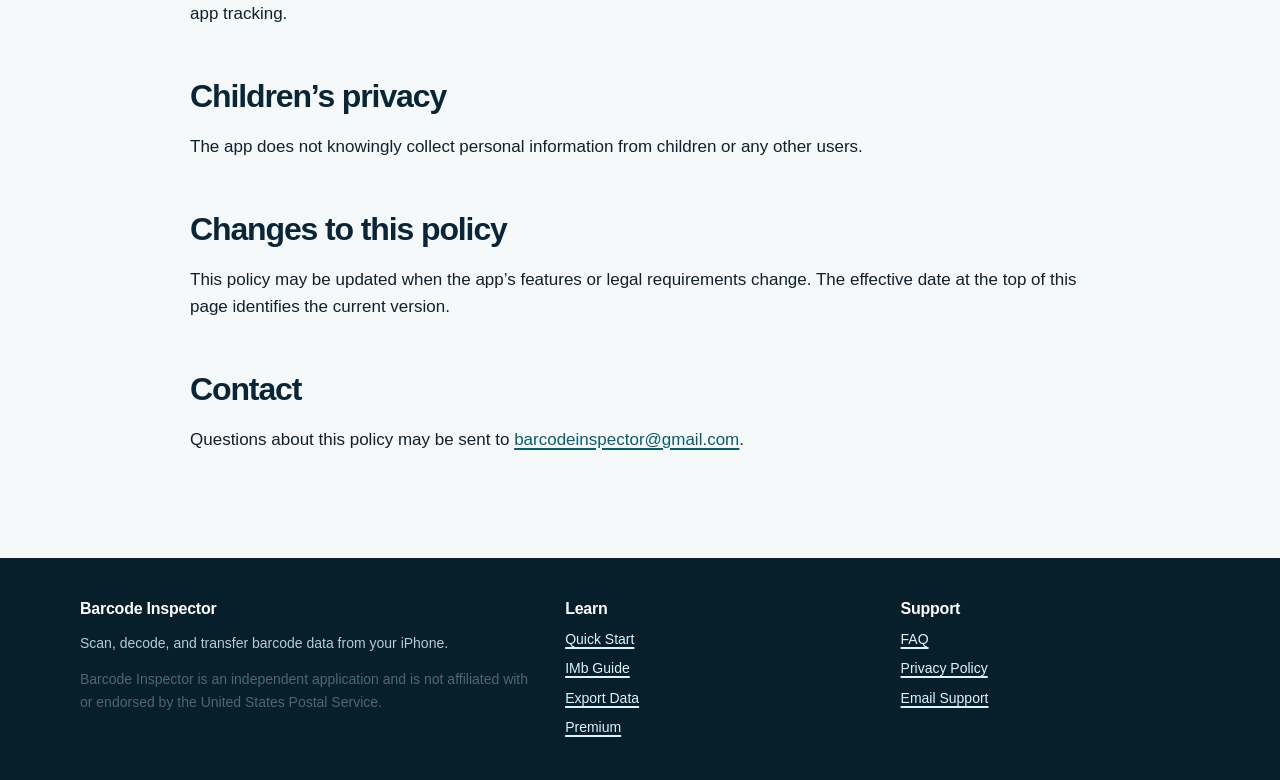
<file: privacy.html>
<!doctype html>
<html lang="en">
<head>
  <meta charset="utf-8">
  <meta name="viewport" content="width=device-width, initial-scale=1">
  <meta name="description" content="Privacy Policy for the Barcode Inspector iPhone app.">
  <meta name="theme-color" content="#092638">
  <title>Privacy Policy — Barcode Inspector</title>
  <link rel="stylesheet" href="styles.css">
</head>
<body>
  <a class="skip-link" href="#main">Skip to content</a>
  <header class="site-header">
    <nav class="nav-wrap" aria-label="Primary navigation">
      <a class="brand" href="index.html"><span class="brand-mark" aria-hidden="true">|||</span><span>Barcode Inspector</span></a>
      <div class="nav-links"><a href="quick-start.html">Quick Start</a><a href="imb-guide.html">IMb Guide</a><a href="sharing.html">Export Data</a><a href="premium.html">Premium</a><a href="faq.html">FAQ</a></div>
    </nav>
  </header>

  <main id="main">
    <section class="page-hero">
      <div class="container">
        <p class="eyebrow">Barcode Inspector</p>
        <h1>Privacy Policy</h1>
        <p>Effective October 12, 2026</p>
      </div>
    </section>

    <div class="content">
      <div class="callout"><strong>The short version:</strong> Barcode Inspector does not collect your personal information or barcode data. Barcode inspection happens on your device.</div>

      <h2>Data collection</h2>
      <p>Barcode Inspector does not collect, store, sell, or transmit personal information, scanned barcode contents, imported images, camera images, diagnostic records, or usage analytics to the developer.</p>

      <h2>Camera and photo access</h2>
      <p>The app requests camera access so it can scan barcodes and may request photo-library access when you choose to import an image. Camera frames and selected images are processed on your device for the requested scan. They are not uploaded to the developer.</p>

      <h2>Barcode results and sharing</h2>
      <p>Decoded results are created locally on your device. When you tap <strong>Share Results</strong>, the app prepares a plain-text report and displays the standard iOS share sheet. Nothing is sent until you choose a destination.</p>
      <p>Once you choose Mail, Messages, AirDrop, a chat application, cloud storage, or another service, that service receives and handles the information according to its own privacy policy. Review the destination and recipients before sharing sensitive data.</p>

      <h2>Purchases</h2>
      <p>Optional in-app purchases are processed by Apple through the App Store. The developer does not receive your full payment-card or banking information. Apple may provide purchase status needed to unlock or restore the feature. Apple’s handling of purchase information is governed by Apple’s privacy policy and terms.</p>

      <h2>Local app data</h2>
      <p>The app may store limited settings and feature state on your device, such as IMb scan allowance and purchase-unlock status. This information supports app operation and is not transmitted to the developer.</p>

      <h2>Accounts, advertising, and tracking</h2>
      <p>Barcode Inspector does not require a user account. It does not contain third-party advertising and does not use cross-app tracking.</p>

      <h2>Children’s privacy</h2>
      <p>The app does not knowingly collect personal information from children or any other users.</p>

      <h2>Changes to this policy</h2>
      <p>This policy may be updated when the app’s features or legal requirements change. The effective date at the top of this page identifies the current version.</p>

      <h2>Contact</h2>
      <p>Questions about this policy may be sent to <a href="mailto:barcodeinspector@gmail.com">barcodeinspector@gmail.com</a>.</p>
    </div>
  </main>

  <footer class="site-footer">
    <div class="container footer-grid">
      <div><h3>Barcode Inspector</h3><p>Scan, decode, and transfer barcode data from your iPhone.</p><p class="small-print">Barcode Inspector is an independent application and is not affiliated with or endorsed by the United States Postal Service.</p></div>
      <div><h3>Learn</h3><div class="footer-links"><a href="quick-start.html">Quick Start</a><a href="imb-guide.html">IMb Guide</a><a href="sharing.html">Export Data</a><a href="premium.html">Premium</a></div></div>
      <div><h3>Support</h3><div class="footer-links"><a href="faq.html">FAQ</a><a href="privacy.html" aria-current="page">Privacy Policy</a><a href="mailto:barcodeinspector@gmail.com">Email Support</a></div></div>
    </div>
  </footer>
</body>
</html>
</file>
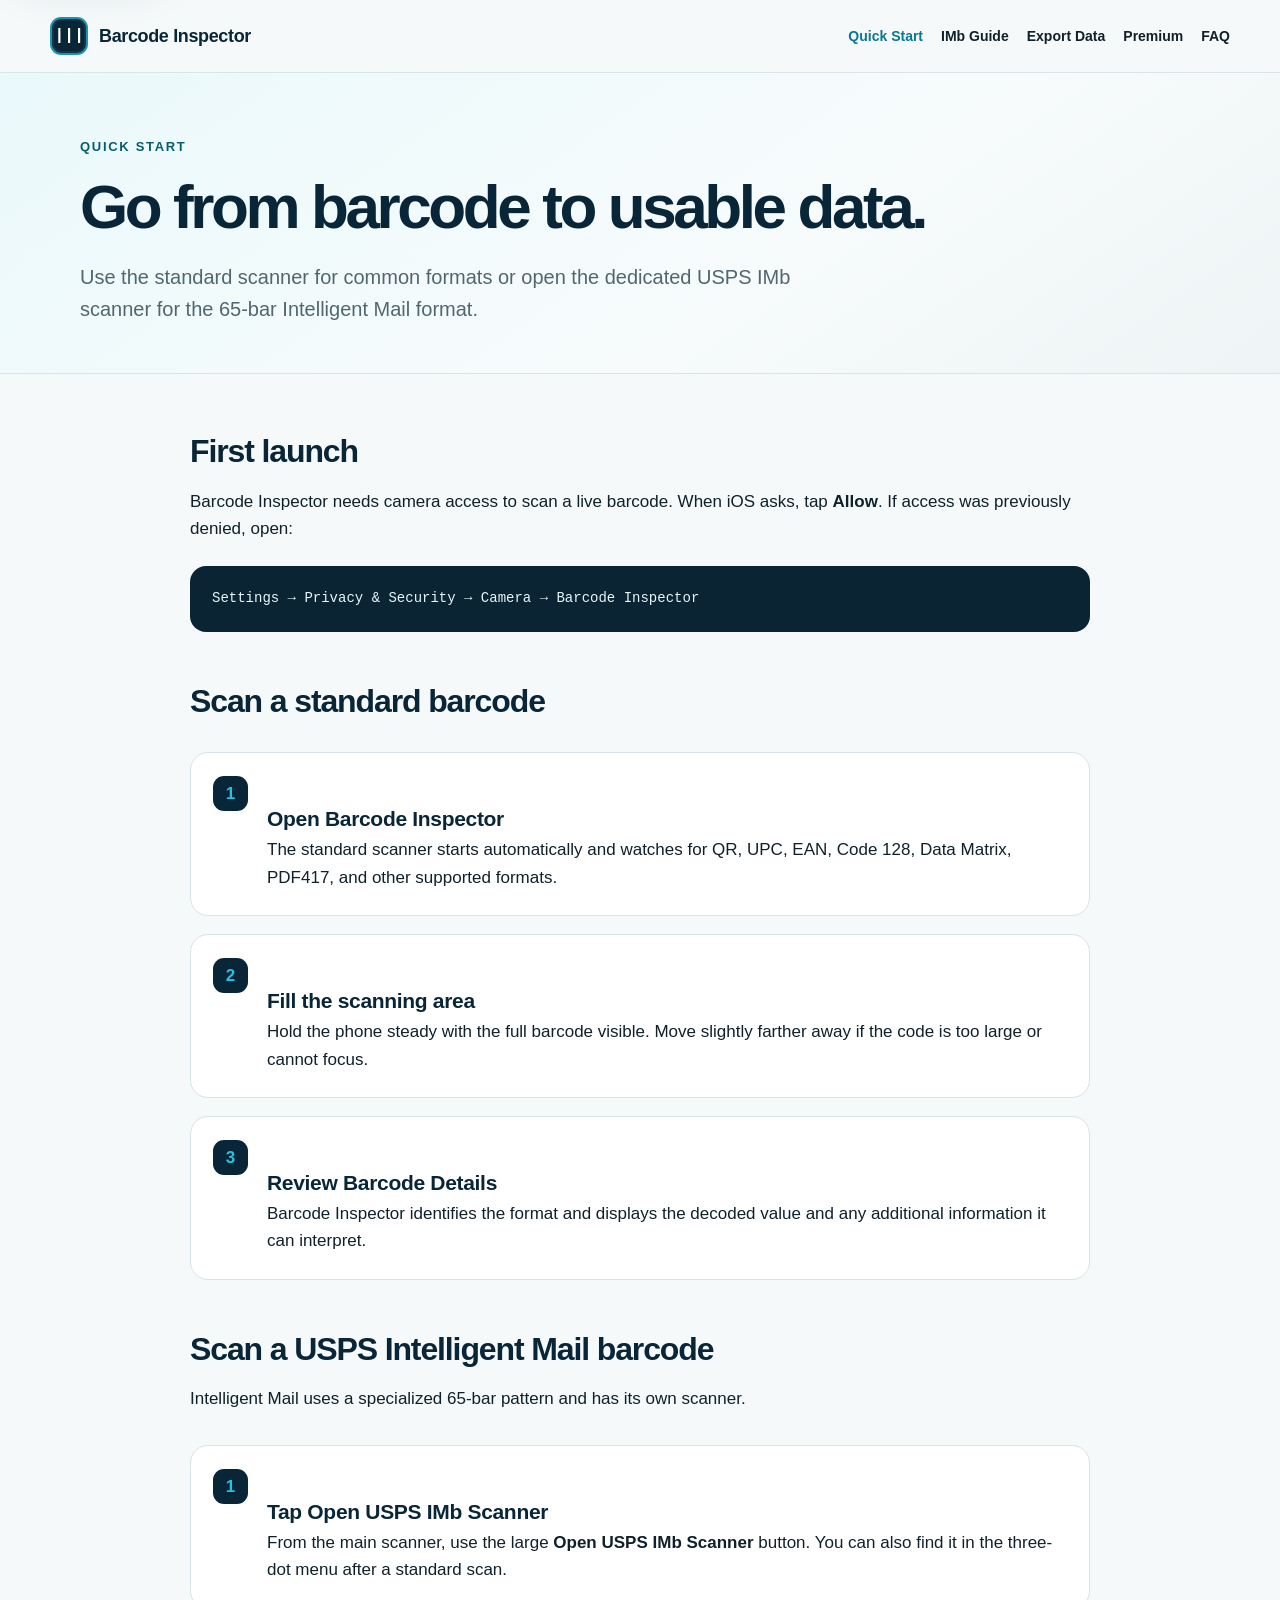
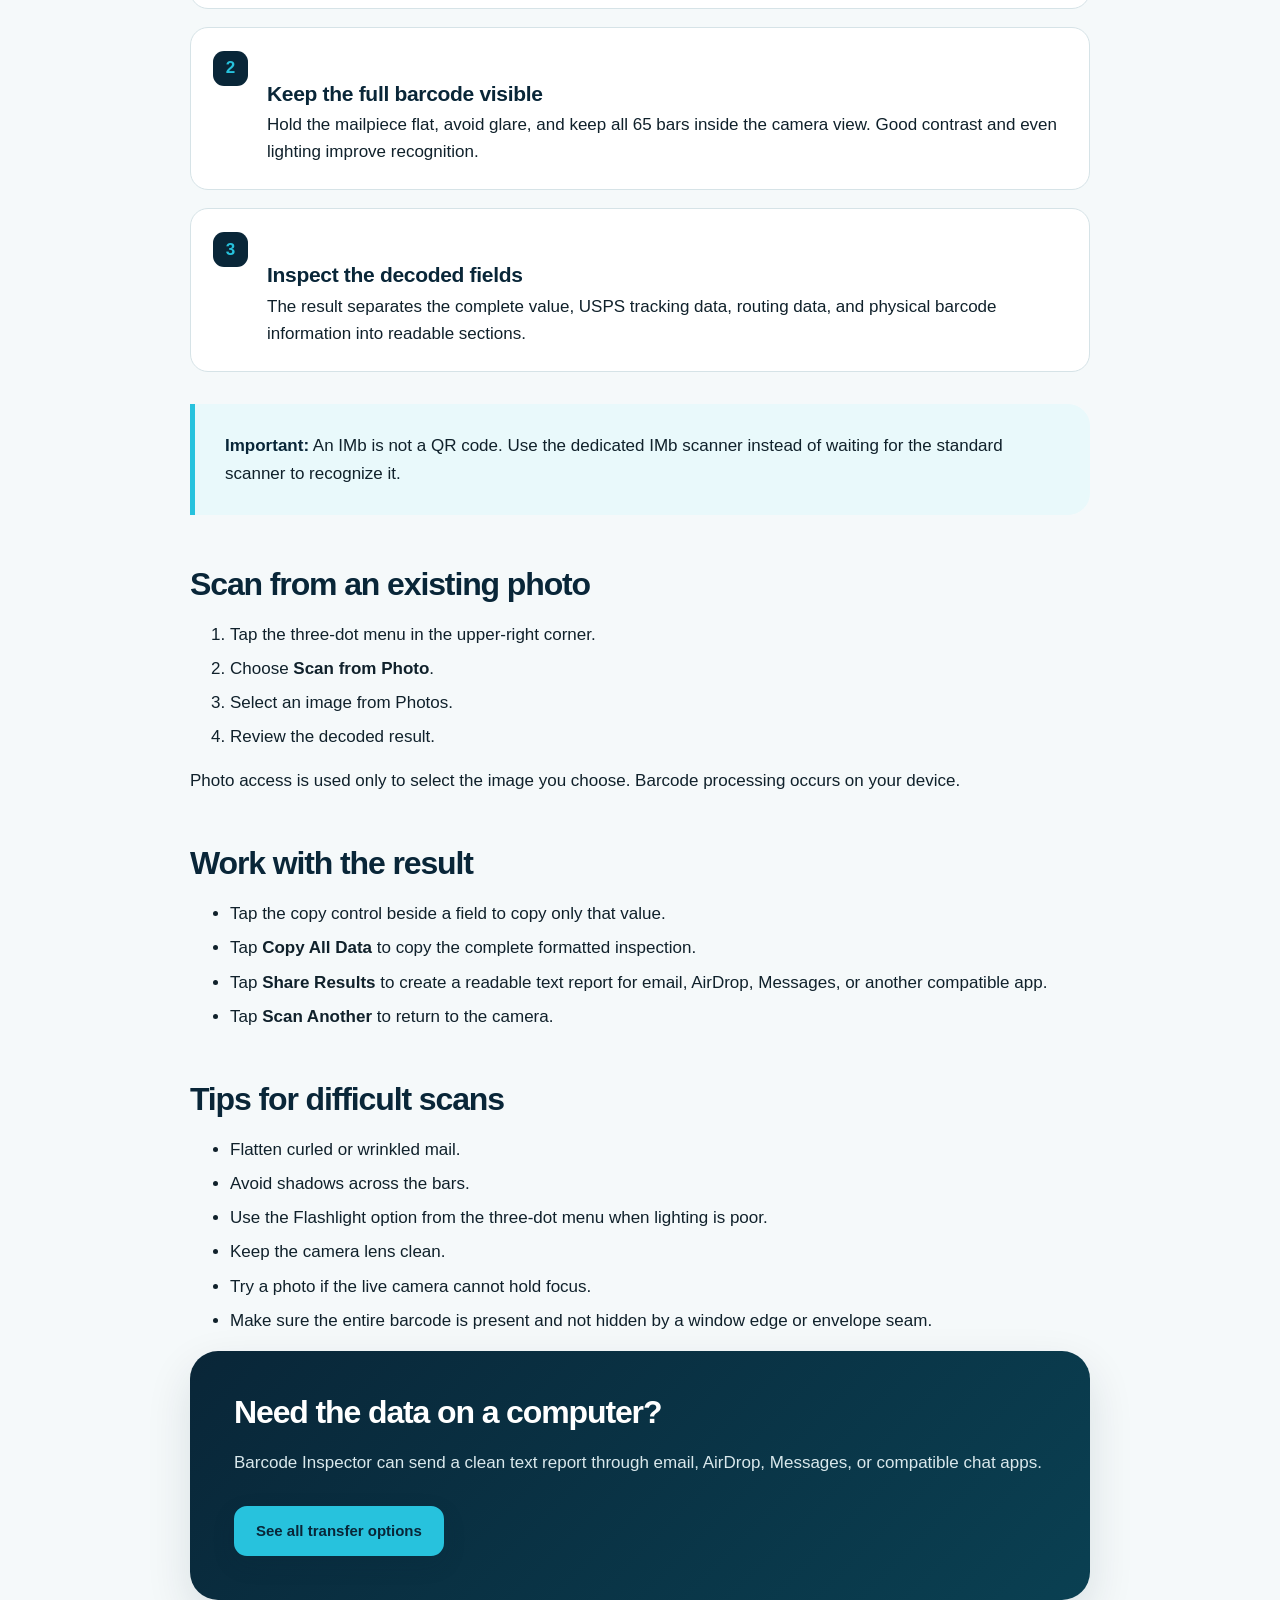
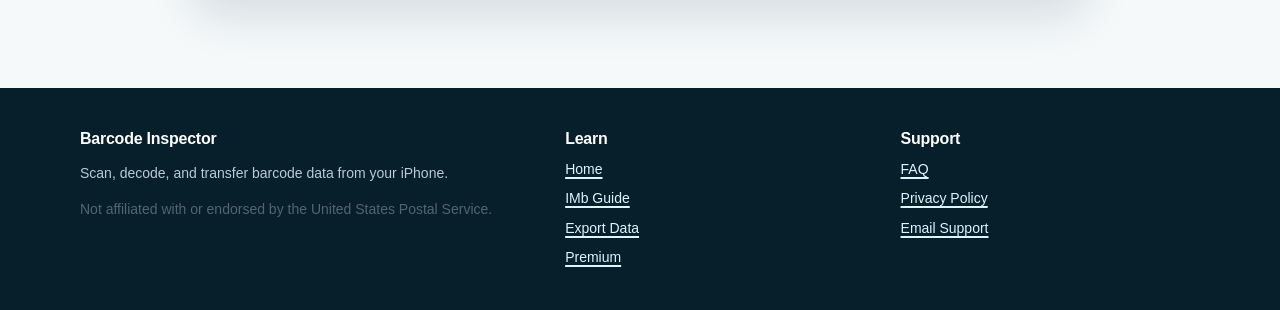
<file: quick-start.html>
<!doctype html>
<html lang="en">
<head>
  <meta charset="utf-8">
  <meta name="viewport" content="width=device-width, initial-scale=1">
  <meta name="description" content="Learn how to scan standard and USPS Intelligent Mail barcodes with Barcode Inspector on iPhone.">
  <meta name="theme-color" content="#092638">
  <title>Quick Start — Barcode Inspector</title>
  <link rel="stylesheet" href="styles.css">
</head>
<body>
  <a class="skip-link" href="#main">Skip to content</a>
  <header class="site-header">
    <nav class="nav-wrap" aria-label="Primary navigation">
      <a class="brand" href="index.html"><span class="brand-mark" aria-hidden="true">|||</span><span>Barcode Inspector</span></a>
      <div class="nav-links">
        <a href="quick-start.html" aria-current="page">Quick Start</a>
        <a href="imb-guide.html">IMb Guide</a>
        <a href="sharing.html">Export Data</a>
        <a href="premium.html">Premium</a>
        <a href="faq.html">FAQ</a>
      </div>
    </nav>
  </header>

  <main id="main">
    <section class="page-hero">
      <div class="container">
        <p class="eyebrow">Quick Start</p>
        <h1>Go from barcode to usable data.</h1>
        <p>Use the standard scanner for common formats or open the dedicated USPS IMb scanner for the 65-bar Intelligent Mail format.</p>
      </div>
    </section>

    <div class="content">
      <h2>First launch</h2>
      <p>Barcode Inspector needs camera access to scan a live barcode. When iOS asks, tap <strong>Allow</strong>. If access was previously denied, open:</p>
      <div class="code-sample">Settings → Privacy &amp; Security → Camera → Barcode Inspector</div>

      <h2>Scan a standard barcode</h2>
      <div class="steps">
        <article class="step">
          <h3>Open Barcode Inspector</h3>
          <p>The standard scanner starts automatically and watches for QR, UPC, EAN, Code 128, Data Matrix, PDF417, and other supported formats.</p>
        </article>
        <article class="step">
          <h3>Fill the scanning area</h3>
          <p>Hold the phone steady with the full barcode visible. Move slightly farther away if the code is too large or cannot focus.</p>
        </article>
        <article class="step">
          <h3>Review Barcode Details</h3>
          <p>Barcode Inspector identifies the format and displays the decoded value and any additional information it can interpret.</p>
        </article>
      </div>

      <h2>Scan a USPS Intelligent Mail barcode</h2>
      <p>Intelligent Mail uses a specialized 65-bar pattern and has its own scanner.</p>
      <div class="steps">
        <article class="step">
          <h3>Tap Open USPS IMb Scanner</h3>
          <p>From the main scanner, use the large <strong>Open USPS IMb Scanner</strong> button. You can also find it in the three-dot menu after a standard scan.</p>
        </article>
        <article class="step">
          <h3>Keep the full barcode visible</h3>
          <p>Hold the mailpiece flat, avoid glare, and keep all 65 bars inside the camera view. Good contrast and even lighting improve recognition.</p>
        </article>
        <article class="step">
          <h3>Inspect the decoded fields</h3>
          <p>The result separates the complete value, USPS tracking data, routing data, and physical barcode information into readable sections.</p>
        </article>
      </div>

      <div class="callout">
        <strong>Important:</strong> An IMb is not a QR code. Use the dedicated IMb scanner instead of waiting for the standard scanner to recognize it.
      </div>

      <h2>Scan from an existing photo</h2>
      <ol>
        <li>Tap the three-dot menu in the upper-right corner.</li>
        <li>Choose <strong>Scan from Photo</strong>.</li>
        <li>Select an image from Photos.</li>
        <li>Review the decoded result.</li>
      </ol>
      <p>Photo access is used only to select the image you choose. Barcode processing occurs on your device.</p>

      <h2>Work with the result</h2>
      <ul>
        <li>Tap the copy control beside a field to copy only that value.</li>
        <li>Tap <strong>Copy All Data</strong> to copy the complete formatted inspection.</li>
        <li>Tap <strong>Share Results</strong> to create a readable text report for email, AirDrop, Messages, or another compatible app.</li>
        <li>Tap <strong>Scan Another</strong> to return to the camera.</li>
      </ul>

      <h2>Tips for difficult scans</h2>
      <ul>
        <li>Flatten curled or wrinkled mail.</li>
        <li>Avoid shadows across the bars.</li>
        <li>Use the Flashlight option from the three-dot menu when lighting is poor.</li>
        <li>Keep the camera lens clean.</li>
        <li>Try a photo if the live camera cannot hold focus.</li>
        <li>Make sure the entire barcode is present and not hidden by a window edge or envelope seam.</li>
      </ul>

      <div class="cta-panel">
        <h2>Need the data on a computer?</h2>
        <p>Barcode Inspector can send a clean text report through email, AirDrop, Messages, or compatible chat apps.</p>
        <div class="button-row"><a class="button" href="sharing.html">See all transfer options</a></div>
      </div>
    </div>
  </main>

  <footer class="site-footer">
    <div class="container footer-grid">
      <div><h3>Barcode Inspector</h3><p>Scan, decode, and transfer barcode data from your iPhone.</p><p class="small-print">Not affiliated with or endorsed by the United States Postal Service.</p></div>
      <div><h3>Learn</h3><div class="footer-links"><a href="index.html">Home</a><a href="imb-guide.html">IMb Guide</a><a href="sharing.html">Export Data</a><a href="premium.html">Premium</a></div></div>
      <div><h3>Support</h3><div class="footer-links"><a href="faq.html">FAQ</a><a href="privacy.html">Privacy Policy</a><a href="mailto:barcodeinspector@gmail.com">Email Support</a></div></div>
    </div>
  </footer>
</body>
</html>
</file>
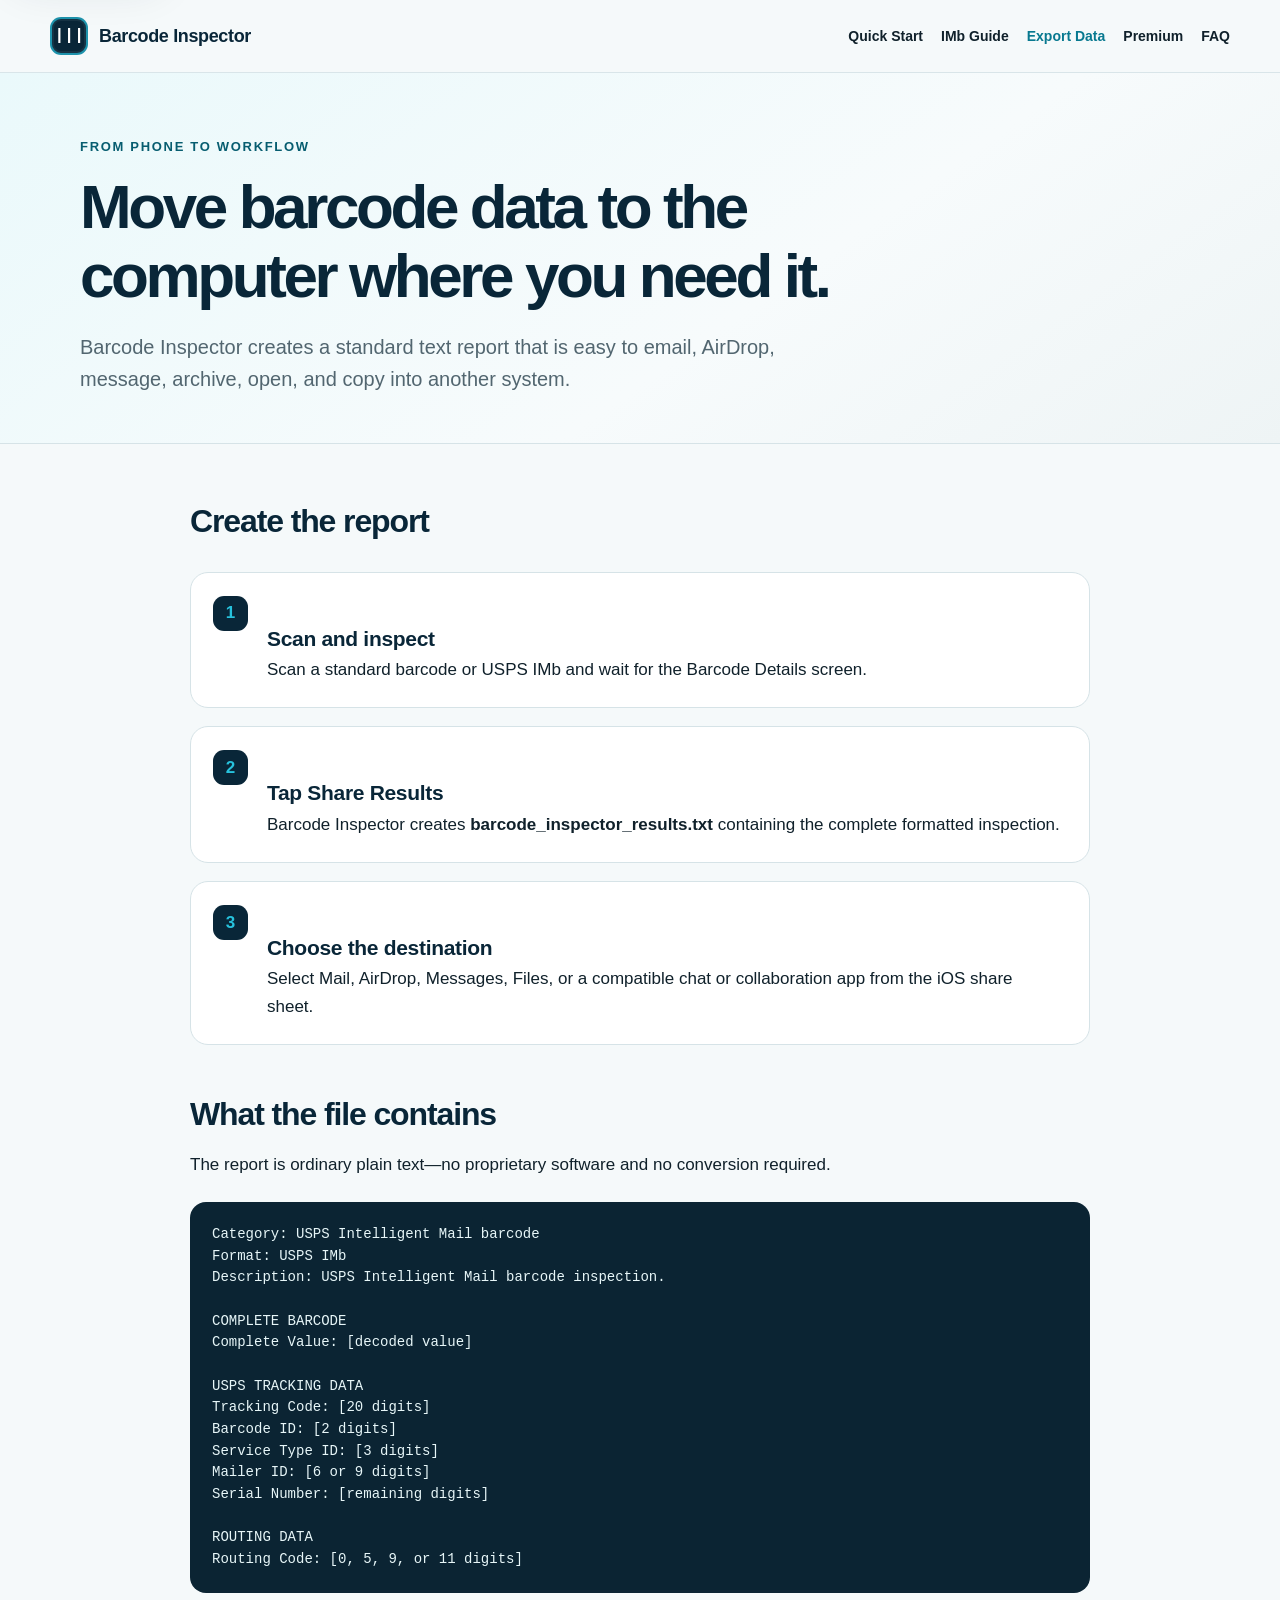
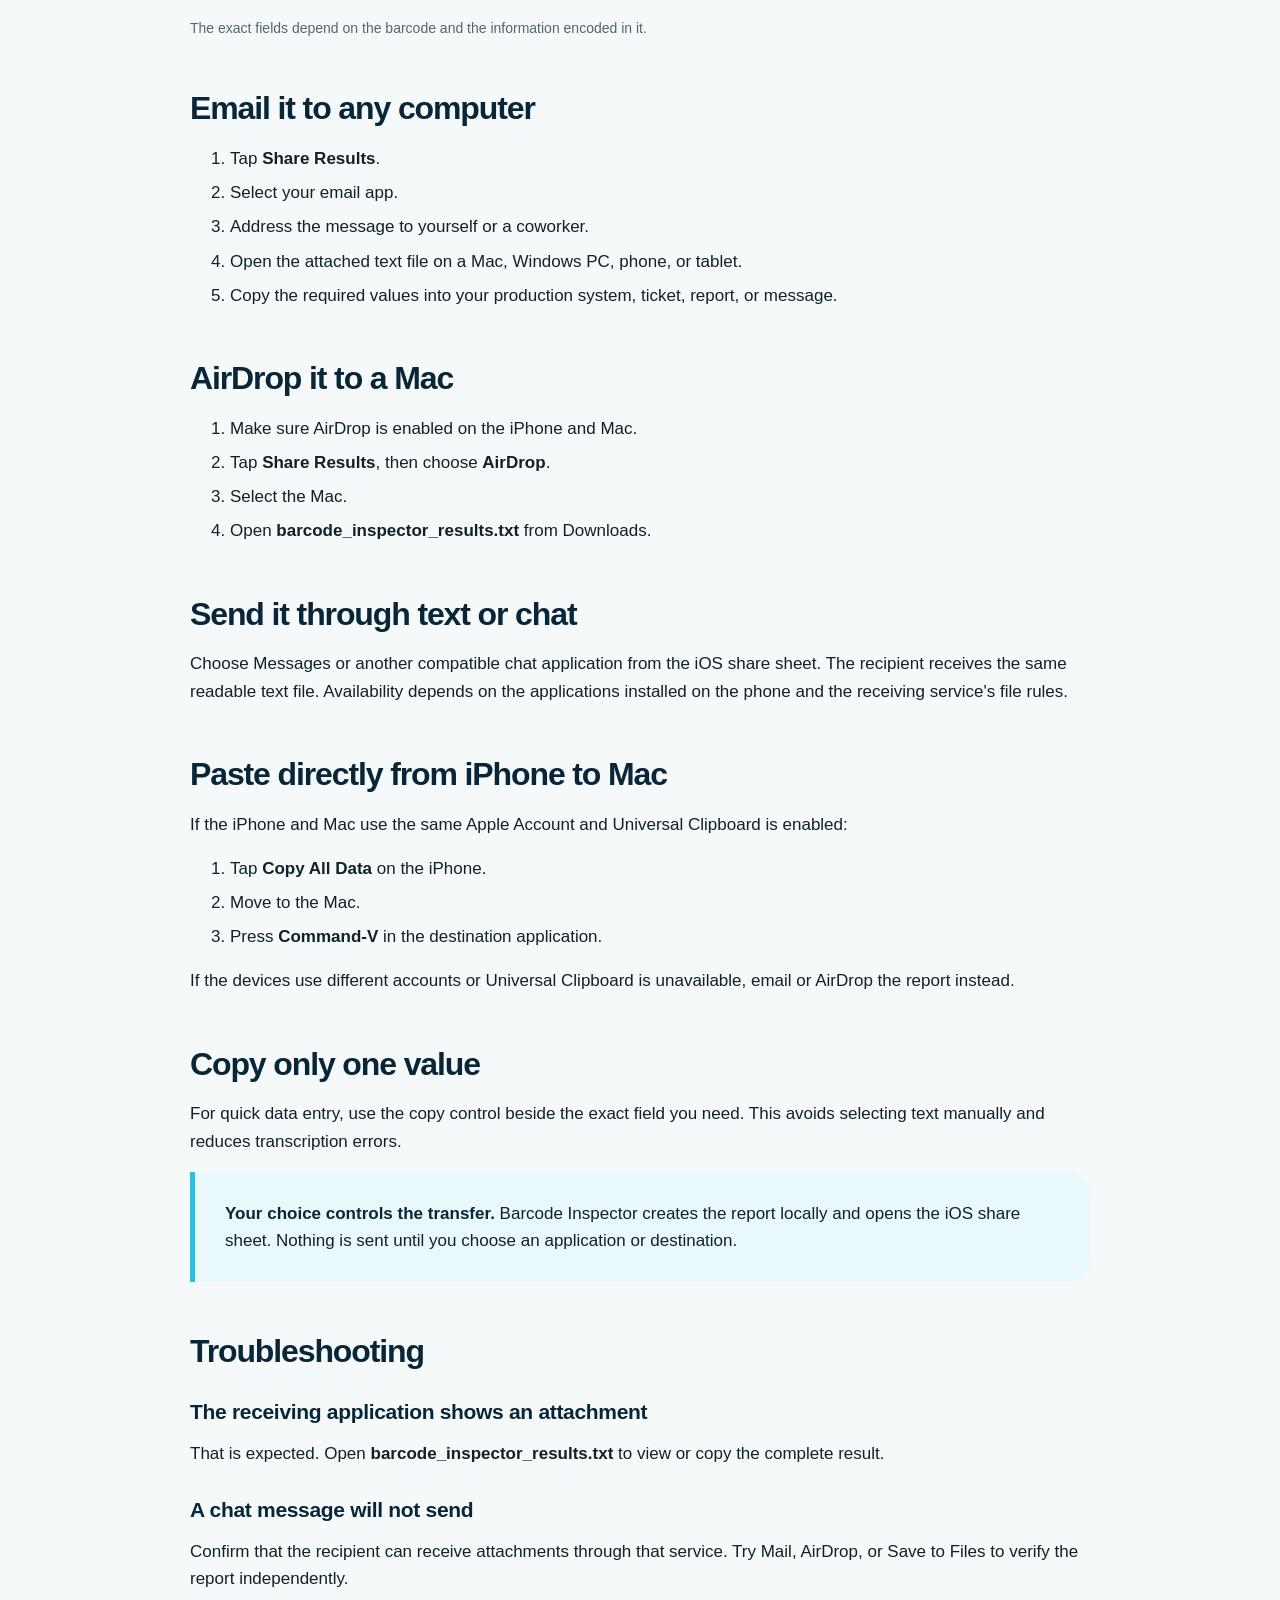
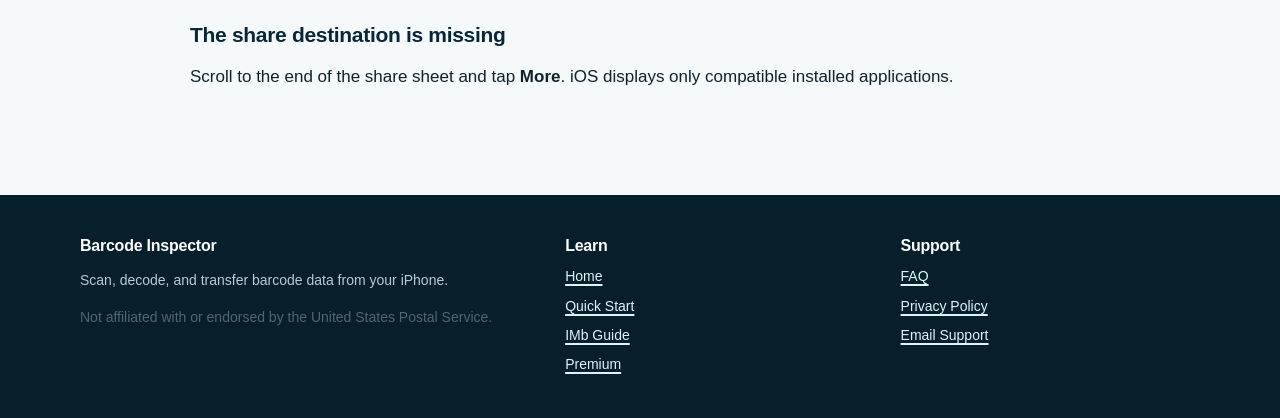
<file: sharing.html>
<!doctype html>
<html lang="en">
<head>
  <meta charset="utf-8">
  <meta name="viewport" content="width=device-width, initial-scale=1">
  <meta name="description" content="Move decoded barcode data from Barcode Inspector on iPhone to a Mac, Windows PC, email, text message, AirDrop, or compatible chat app.">
  <meta name="theme-color" content="#092638">
  <title>Export and Share Barcode Data — Barcode Inspector</title>
  <link rel="stylesheet" href="styles.css">
</head>
<body>
  <a class="skip-link" href="#main">Skip to content</a>
  <header class="site-header">
    <nav class="nav-wrap" aria-label="Primary navigation">
      <a class="brand" href="index.html"><span class="brand-mark" aria-hidden="true">|||</span><span>Barcode Inspector</span></a>
      <div class="nav-links">
        <a href="quick-start.html">Quick Start</a>
        <a href="imb-guide.html">IMb Guide</a>
        <a href="sharing.html" aria-current="page">Export Data</a>
        <a href="premium.html">Premium</a>
        <a href="faq.html">FAQ</a>
      </div>
    </nav>
  </header>

  <main id="main">
    <section class="page-hero">
      <div class="container">
        <p class="eyebrow">From phone to workflow</p>
        <h1>Move barcode data to the computer where you need it.</h1>
        <p>Barcode Inspector creates a standard text report that is easy to email, AirDrop, message, archive, open, and copy into another system.</p>
      </div>
    </section>

    <div class="content">
      <h2>Create the report</h2>
      <div class="steps">
        <article class="step">
          <h3>Scan and inspect</h3>
          <p>Scan a standard barcode or USPS IMb and wait for the Barcode Details screen.</p>
        </article>
        <article class="step">
          <h3>Tap Share Results</h3>
          <p>Barcode Inspector creates <strong>barcode_inspector_results.txt</strong> containing the complete formatted inspection.</p>
        </article>
        <article class="step">
          <h3>Choose the destination</h3>
          <p>Select Mail, AirDrop, Messages, Files, or a compatible chat or collaboration app from the iOS share sheet.</p>
        </article>
      </div>

      <h2>What the file contains</h2>
      <p>The report is ordinary plain text—no proprietary software and no conversion required.</p>
      <div class="code-sample">Category: USPS Intelligent Mail barcode
Format: USPS IMb
Description: USPS Intelligent Mail barcode inspection.

COMPLETE BARCODE
Complete Value: [decoded value]

USPS TRACKING DATA
Tracking Code: [20 digits]
Barcode ID: [2 digits]
Service Type ID: [3 digits]
Mailer ID: [6 or 9 digits]
Serial Number: [remaining digits]

ROUTING DATA
Routing Code: [0, 5, 9, or 11 digits]</div>
      <p class="small-print">The exact fields depend on the barcode and the information encoded in it.</p>

      <h2>Email it to any computer</h2>
      <ol>
        <li>Tap <strong>Share Results</strong>.</li>
        <li>Select your email app.</li>
        <li>Address the message to yourself or a coworker.</li>
        <li>Open the attached text file on a Mac, Windows PC, phone, or tablet.</li>
        <li>Copy the required values into your production system, ticket, report, or message.</li>
      </ol>

      <h2>AirDrop it to a Mac</h2>
      <ol>
        <li>Make sure AirDrop is enabled on the iPhone and Mac.</li>
        <li>Tap <strong>Share Results</strong>, then choose <strong>AirDrop</strong>.</li>
        <li>Select the Mac.</li>
        <li>Open <strong>barcode_inspector_results.txt</strong> from Downloads.</li>
      </ol>

      <h2>Send it through text or chat</h2>
      <p>Choose Messages or another compatible chat application from the iOS share sheet. The recipient receives the same readable text file. Availability depends on the applications installed on the phone and the receiving service's file rules.</p>

      <h2>Paste directly from iPhone to Mac</h2>
      <p>If the iPhone and Mac use the same Apple Account and Universal Clipboard is enabled:</p>
      <ol>
        <li>Tap <strong>Copy All Data</strong> on the iPhone.</li>
        <li>Move to the Mac.</li>
        <li>Press <strong>Command-V</strong> in the destination application.</li>
      </ol>
      <p>If the devices use different accounts or Universal Clipboard is unavailable, email or AirDrop the report instead.</p>

      <h2>Copy only one value</h2>
      <p>For quick data entry, use the copy control beside the exact field you need. This avoids selecting text manually and reduces transcription errors.</p>

      <div class="callout">
        <strong>Your choice controls the transfer.</strong> Barcode Inspector creates the report locally and opens the iOS share sheet. Nothing is sent until you choose an application or destination.
      </div>

      <h2>Troubleshooting</h2>
      <h3>The receiving application shows an attachment</h3>
      <p>That is expected. Open <strong>barcode_inspector_results.txt</strong> to view or copy the complete result.</p>
      <h3>A chat message will not send</h3>
      <p>Confirm that the recipient can receive attachments through that service. Try Mail, AirDrop, or Save to Files to verify the report independently.</p>
      <h3>The share destination is missing</h3>
      <p>Scroll to the end of the share sheet and tap <strong>More</strong>. iOS displays only compatible installed applications.</p>
    </div>
  </main>

  <footer class="site-footer">
    <div class="container footer-grid">
      <div><h3>Barcode Inspector</h3><p>Scan, decode, and transfer barcode data from your iPhone.</p><p class="small-print">Not affiliated with or endorsed by the United States Postal Service.</p></div>
      <div><h3>Learn</h3><div class="footer-links"><a href="index.html">Home</a><a href="quick-start.html">Quick Start</a><a href="imb-guide.html">IMb Guide</a><a href="premium.html">Premium</a></div></div>
      <div><h3>Support</h3><div class="footer-links"><a href="faq.html">FAQ</a><a href="privacy.html">Privacy Policy</a><a href="mailto:barcodeinspector@gmail.com">Email Support</a></div></div>
    </div>
  </footer>
</body>
</html>
</file>
<file: styles.css>
:root {
  --ink: #10212b;
  --muted: #526670;
  --paper: #f5f9fa;
  --surface: #ffffff;
  --line: #d6e3e7;
  --teal: #087990;
  --teal-dark: #075d70;
  --cyan: #27c2dd;
  --navy: #092638;
  --lime: #bde95f;
  --shadow: 0 18px 45px rgba(9, 38, 56, 0.12);
  --radius: 22px;
}

* {
  box-sizing: border-box;
}

html {
  scroll-behavior: smooth;
}

body {
  margin: 0;
  background: var(--paper);
  color: var(--ink);
  font-family: -apple-system, BlinkMacSystemFont, "Segoe UI", sans-serif;
  font-size: 17px;
  line-height: 1.6;
}

a {
  color: var(--teal-dark);
  text-decoration-thickness: 1.5px;
  text-underline-offset: 3px;
}

a:hover {
  color: var(--teal);
}

a:focus-visible,
button:focus-visible {
  outline: 3px solid var(--cyan);
  outline-offset: 4px;
}

img {
  max-width: 100%;
}

.skip-link {
  position: absolute;
  left: 16px;
  top: -80px;
  z-index: 99;
  padding: 10px 16px;
  background: var(--surface);
  border-radius: 10px;
  box-shadow: var(--shadow);
}

.skip-link:focus {
  top: 12px;
}

.site-header {
  position: sticky;
  top: 0;
  z-index: 20;
  background: rgba(245, 249, 250, 0.94);
  border-bottom: 1px solid rgba(214, 227, 231, 0.9);
  backdrop-filter: blur(14px);
}

.nav-wrap {
  width: min(1180px, calc(100% - 36px));
  min-height: 72px;
  margin: 0 auto;
  display: flex;
  align-items: center;
  justify-content: space-between;
  gap: 24px;
}

.brand {
  display: inline-flex;
  align-items: center;
  gap: 11px;
  color: var(--navy);
  font-size: 18px;
  font-weight: 800;
  text-decoration: none;
  letter-spacing: -0.02em;
}

.brand-mark {
  width: 38px;
  height: 38px;
  display: grid;
  place-items: center;
  background: var(--navy);
  border: 2px solid rgba(39, 194, 221, 0.7);
  border-radius: 11px;
  color: white;
  font-family: ui-monospace, SFMono-Regular, Menlo, monospace;
  font-size: 17px;
  box-shadow: inset 0 0 0 2px rgba(255, 255, 255, 0.06);
}

.nav-links {
  display: flex;
  flex-wrap: wrap;
  align-items: center;
  justify-content: flex-end;
  gap: 8px 18px;
  font-size: 14px;
  font-weight: 700;
}

.nav-links a {
  color: var(--ink);
  text-decoration: none;
}

.nav-links a[aria-current="page"],
.nav-links a:hover {
  color: var(--teal);
}

.container {
  width: min(1120px, calc(100% - 40px));
  margin: 0 auto;
}

.hero {
  position: relative;
  overflow: hidden;
  padding: 88px 0 74px;
  background:
    radial-gradient(circle at 76% 22%, rgba(39, 194, 221, 0.20), transparent 28%),
    linear-gradient(145deg, #eefbfc 0%, #f8fbfc 48%, #eef4f5 100%);
  border-bottom: 1px solid var(--line);
}

.hero::after {
  content: "";
  position: absolute;
  width: 520px;
  height: 520px;
  right: -250px;
  bottom: -320px;
  border: 76px solid rgba(8, 121, 144, 0.07);
  border-radius: 50%;
}

.hero-grid {
  position: relative;
  z-index: 1;
  display: grid;
  grid-template-columns: minmax(0, 1.15fr) minmax(340px, 0.85fr);
  gap: 70px;
  align-items: center;
}

.eyebrow {
  margin: 0 0 14px;
  color: var(--teal-dark);
  font-size: 13px;
  font-weight: 850;
  letter-spacing: 0.13em;
  text-transform: uppercase;
}

h1,
h2,
h3 {
  color: var(--navy);
  line-height: 1.12;
}

h1 {
  max-width: 760px;
  margin: 0;
  font-size: clamp(44px, 7vw, 78px);
  letter-spacing: -0.055em;
}

h2 {
  margin: 0 0 18px;
  font-size: clamp(30px, 4vw, 46px);
  letter-spacing: -0.035em;
}

h3 {
  margin: 0 0 10px;
  font-size: 21px;
  letter-spacing: -0.015em;
}

.hero-copy {
  max-width: 680px;
  margin: 24px 0 0;
  color: #29444f;
  font-size: clamp(19px, 2vw, 23px);
  line-height: 1.48;
}

.hero-copy strong {
  color: var(--navy);
}

.button-row {
  display: flex;
  flex-wrap: wrap;
  gap: 12px;
  margin-top: 30px;
}

.button {
  display: inline-flex;
  min-height: 48px;
  align-items: center;
  justify-content: center;
  padding: 11px 20px;
  border: 2px solid var(--navy);
  border-radius: 13px;
  background: var(--navy);
  color: white;
  font-size: 15px;
  font-weight: 800;
  text-decoration: none;
  box-shadow: 0 8px 22px rgba(9, 38, 56, 0.16);
}

.button:hover {
  background: var(--teal-dark);
  border-color: var(--teal-dark);
  color: white;
}

.button.secondary {
  background: transparent;
  color: var(--navy);
  box-shadow: none;
}

.button.secondary:hover {
  background: rgba(255, 255, 255, 0.72);
  color: var(--teal-dark);
}

.report-card {
  position: relative;
  padding: 18px;
  border: 1px solid rgba(39, 194, 221, 0.46);
  border-radius: 28px;
  background: var(--navy);
  box-shadow: 0 30px 70px rgba(9, 38, 56, 0.26);
  transform: rotate(1.5deg);
}

.report-screen {
  padding: 25px;
  border-radius: 17px;
  background: #f9fdfe;
  font-family: ui-monospace, SFMono-Regular, Menlo, monospace;
  font-size: 12.5px;
  line-height: 1.5;
}

.report-top {
  display: flex;
  align-items: center;
  justify-content: space-between;
  margin-bottom: 18px;
  font-family: -apple-system, BlinkMacSystemFont, "Segoe UI", sans-serif;
}

.report-top strong {
  font-size: 15px;
}

.status-pill {
  padding: 4px 8px;
  border-radius: 999px;
  background: #dff6e3;
  color: #246735;
  font-size: 10px;
  font-weight: 800;
  letter-spacing: 0.03em;
}

.report-label {
  margin: 14px 0 5px;
  color: var(--teal-dark);
  font-size: 10px;
  font-weight: 900;
  letter-spacing: 0.08em;
}

.report-line {
  display: flex;
  justify-content: space-between;
  gap: 18px;
  padding: 5px 0;
  border-bottom: 1px solid #e6eff1;
}

.report-line span:last-child {
  color: #29444f;
  text-align: right;
}

.share-chip {
  margin-top: 18px;
  padding: 11px 12px;
  border-radius: 10px;
  background: var(--teal);
  color: white;
  text-align: center;
  font-family: -apple-system, BlinkMacSystemFont, "Segoe UI", sans-serif;
  font-size: 12px;
  font-weight: 850;
  letter-spacing: 0.04em;
}

.trust-strip {
  background: var(--navy);
  color: white;
}

.trust-grid {
  display: grid;
  grid-template-columns: repeat(3, 1fr);
}

.trust-item {
  padding: 24px 28px;
  border-right: 1px solid rgba(255, 255, 255, 0.13);
}

.trust-item:last-child {
  border-right: 0;
}

.trust-item strong,
.trust-item span {
  display: block;
}

.trust-item strong {
  color: var(--lime);
  font-size: 12px;
  letter-spacing: 0.11em;
  text-transform: uppercase;
}

.trust-item span {
  margin-top: 3px;
  color: #d7e7ec;
  font-size: 15px;
}

.section {
  padding: 82px 0;
}

.section.compact {
  padding: 58px 0;
}

.section.white {
  background: var(--surface);
}

.section.navy {
  background: var(--navy);
  color: #d9e8ec;
}

.section.navy h2,
.section.navy h3 {
  color: white;
}

.section-intro {
  max-width: 760px;
  margin: 0 0 38px;
  color: var(--muted);
  font-size: 19px;
}

.section.navy .section-intro {
  color: #bdd2d9;
}

.grid-2,
.grid-3,
.grid-4 {
  display: grid;
  gap: 22px;
}

.grid-2 {
  grid-template-columns: repeat(2, minmax(0, 1fr));
}

.grid-3 {
  grid-template-columns: repeat(3, minmax(0, 1fr));
}

.grid-4 {
  grid-template-columns: repeat(4, minmax(0, 1fr));
}

.card {
  padding: 28px;
  border: 1px solid var(--line);
  border-radius: var(--radius);
  background: var(--surface);
  box-shadow: 0 8px 30px rgba(9, 38, 56, 0.06);
}

.card p:last-child {
  margin-bottom: 0;
}

.card-number {
  width: 39px;
  height: 39px;
  display: grid;
  place-items: center;
  margin-bottom: 20px;
  border-radius: 12px;
  background: #dff7fa;
  color: var(--teal-dark);
  font-size: 15px;
  font-weight: 900;
}

.feature-icon {
  width: 46px;
  height: 46px;
  display: grid;
  place-items: center;
  margin-bottom: 18px;
  border-radius: 14px;
  background: var(--navy);
  color: var(--cyan);
  font-size: 21px;
  font-weight: 900;
}

.link-card {
  display: block;
  color: inherit;
  text-decoration: none;
  transition: transform 160ms ease, box-shadow 160ms ease;
}

.link-card:hover {
  color: inherit;
  transform: translateY(-3px);
  box-shadow: var(--shadow);
}

.link-card .arrow {
  display: inline-block;
  margin-top: 12px;
  color: var(--teal-dark);
  font-weight: 850;
}

.callout {
  padding: 28px 30px;
  border-left: 5px solid var(--cyan);
  border-radius: 0 var(--radius) var(--radius) 0;
  background: #e9f9fb;
}

.callout strong {
  color: var(--navy);
}

.steps {
  counter-reset: step;
  display: grid;
  gap: 18px;
  margin: 32px 0;
}

.step {
  position: relative;
  padding: 24px 26px 24px 76px;
  border: 1px solid var(--line);
  border-radius: 18px;
  background: var(--surface);
}

.step::before {
  counter-increment: step;
  content: counter(step);
  position: absolute;
  left: 22px;
  top: 23px;
  width: 35px;
  height: 35px;
  display: grid;
  place-items: center;
  border-radius: 11px;
  background: var(--navy);
  color: var(--cyan);
  font-weight: 900;
}

.step h3 {
  margin-bottom: 6px;
}

.step p {
  margin: 0;
}

.page-hero {
  padding: 64px 0 48px;
  background: linear-gradient(145deg, #eaf9fb 0%, #f7fbfc 60%, #eef4f5 100%);
  border-bottom: 1px solid var(--line);
}

.page-hero h1 {
  max-width: 920px;
  font-size: clamp(38px, 6vw, 62px);
}

.page-hero p:last-child {
  max-width: 780px;
  margin: 20px 0 0;
  color: var(--muted);
  font-size: 20px;
}

.content {
  width: min(900px, calc(100% - 40px));
  margin: 0 auto;
  padding: 60px 0 88px;
}

.content h2 {
  margin-top: 52px;
  font-size: 32px;
}

.content h2:first-child {
  margin-top: 0;
}

.content h3 {
  margin-top: 30px;
}

.content li + li {
  margin-top: 7px;
}

.data-table {
  width: 100%;
  margin: 28px 0;
  border-collapse: collapse;
  border: 1px solid var(--line);
  background: var(--surface);
  font-size: 15px;
}

.data-table th,
.data-table td {
  padding: 14px 16px;
  border-bottom: 1px solid var(--line);
  text-align: left;
  vertical-align: top;
}

.data-table th {
  background: #eaf6f8;
  color: var(--navy);
  font-size: 13px;
  letter-spacing: 0.04em;
  text-transform: uppercase;
}

.data-table tr:last-child td {
  border-bottom: 0;
}

.code-sample {
  overflow-x: auto;
  margin: 24px 0;
  padding: 22px;
  border-radius: 16px;
  background: #0b2433;
  color: #e7f6f8;
  font-family: ui-monospace, SFMono-Regular, Menlo, monospace;
  font-size: 14px;
  line-height: 1.55;
  white-space: pre-wrap;
}

.faq-list details {
  margin-bottom: 13px;
  border: 1px solid var(--line);
  border-radius: 15px;
  background: var(--surface);
}

.faq-list summary {
  cursor: pointer;
  padding: 19px 22px;
  color: var(--navy);
  font-weight: 800;
}

.faq-list details div {
  padding: 0 22px 20px;
  color: var(--muted);
}

.faq-list details p:last-child {
  margin-bottom: 0;
}

.cta-panel {
  padding: 44px;
  border-radius: 28px;
  background: linear-gradient(135deg, var(--navy), #0a4052);
  color: #d9e8ec;
  box-shadow: var(--shadow);
}

.cta-panel h2 {
  color: white;
}

.cta-panel .button {
  border-color: var(--cyan);
  background: var(--cyan);
  color: var(--navy);
}

.cta-panel .button:hover {
  border-color: white;
  background: white;
}

.small-print {
  color: var(--muted);
  font-size: 14px;
}

.site-footer {
  padding: 42px 0;
  background: #071e2b;
  color: #b8ccd3;
  font-size: 14px;
}

.footer-grid {
  display: grid;
  grid-template-columns: 1.5fr 1fr 1fr;
  gap: 36px;
}

.site-footer h3 {
  color: white;
  font-size: 16px;
}

.site-footer a {
  color: #d9f7fb;
}

.footer-links {
  display: grid;
  gap: 7px;
}

@media (max-width: 900px) {
  .hero-grid,
  .grid-3,
  .grid-4,
  .footer-grid {
    grid-template-columns: 1fr;
  }

  .hero-grid {
    gap: 44px;
  }

  .report-card {
    max-width: 560px;
    transform: none;
  }

  .grid-4 {
    grid-template-columns: repeat(2, minmax(0, 1fr));
  }
}

@media (max-width: 720px) {
  .nav-wrap {
    padding: 14px 0;
    align-items: flex-start;
    flex-direction: column;
    gap: 12px;
  }

  .site-header {
    position: static;
  }

  .nav-links {
    justify-content: flex-start;
  }

  .hero {
    padding-top: 58px;
  }

  .trust-grid,
  .grid-2,
  .grid-4 {
    grid-template-columns: 1fr;
  }

  .trust-item {
    border-right: 0;
    border-bottom: 1px solid rgba(255, 255, 255, 0.13);
  }

  .trust-item:last-child {
    border-bottom: 0;
  }

  .section {
    padding: 62px 0;
  }

  .data-table {
    display: block;
    overflow-x: auto;
  }

  .cta-panel {
    padding: 30px 24px;
  }
}

@media (prefers-reduced-motion: reduce) {
  html {
    scroll-behavior: auto;
  }

  .link-card {
    transition: none;
  }
}
</file>
